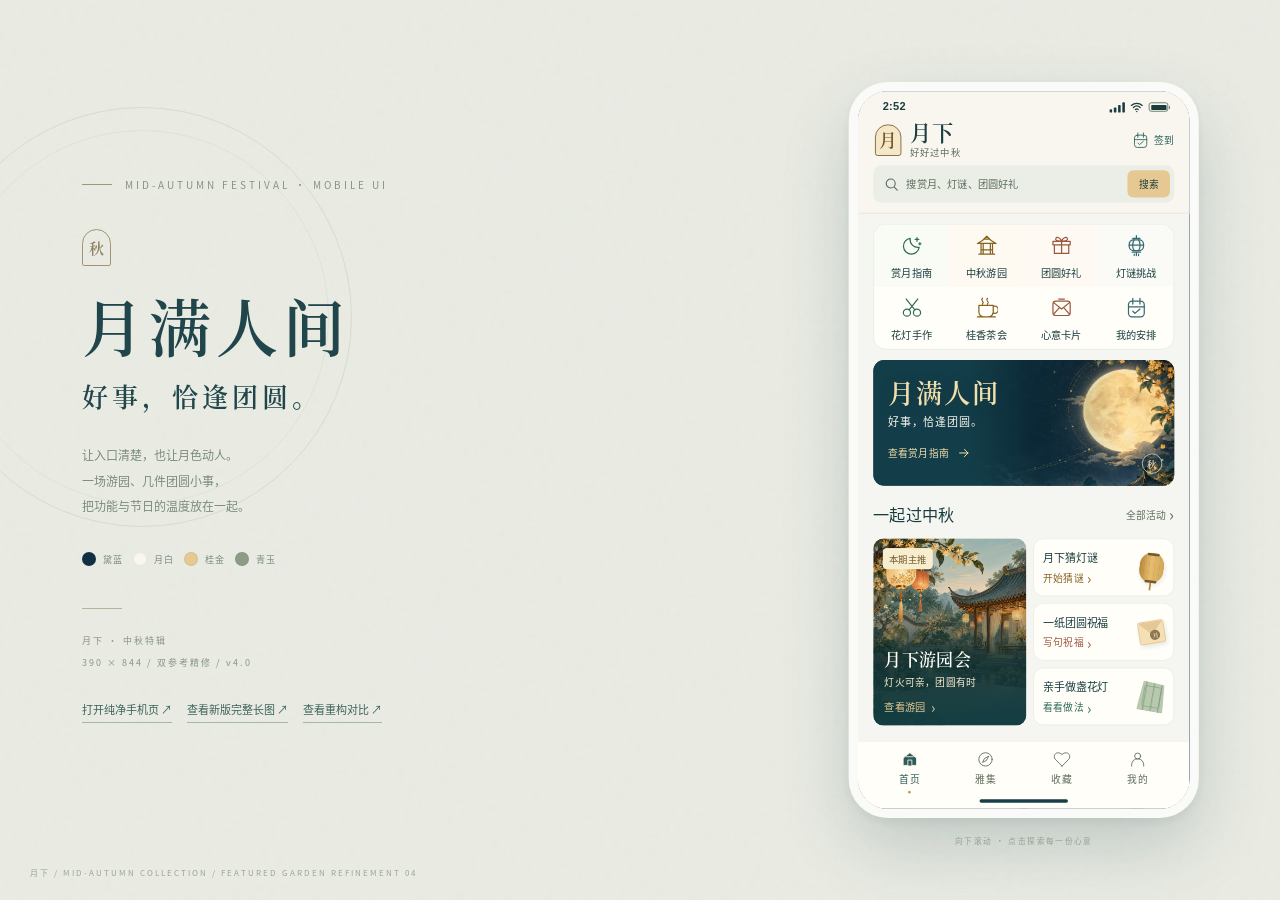
<file: index.html>
<!doctype html>
<html lang="zh-CN"><head><meta charset="utf-8"><meta name="viewport" content="width=device-width,initial-scale=1"><title>月下 · 中秋手机首页设计</title><style>
/* finesse · register=h5 · morph=A-app-shell · A=midnight-jade+moon-gold · B=CJK-serif600/sans400
 * C=moon-scene+editorial-sections+edge-tabbar · D=direct-manipulation-sheet · E=moonlit-silk
 * SOUL=7 SPECTACLE=3 DENSITY=5 · existing identity preserved */
:root {
  --display-tone-001: #eaece4;
  --display-tone-002: #20464b;
  --display-tone-003: #869287;
  --display-tone-004: #9b9979;
  --display-tone-005: #a09472;
  --display-tone-006: #8d815f;
  --display-tone-007: #7b8b7d;
  --display-tone-008: #7a8b7f;
  --display-tone-009: #31564613;
  --display-tone-010: #b5b59c;
  --display-tone-011: #889589;
  --display-tone-012: #3c625c;
  --display-tone-013: #a5b6a2;
  --display-tone-014: #fafbf8;
  --display-tone-015: #f8faf4;
  --display-tone-016: #173a4430;
  --display-tone-017: #304b4412;
  --display-tone-018: #102f43;
  --display-tone-019: #93a08f;
  --display-tone-020: #9ba595;
  --display-tone-021: #d8ddcf;
  --display-tone-022: #e0e4d8;
}

@font-face{font-family:YueSerif;src:url('assets/yue-serif.woff2')}@font-face{font-family:YueSans;src:url('assets/yue-sans.woff2')}*{box-sizing:border-box}body{margin:0;min-height:100vh;background:var(--display-tone-001);color:var(--display-tone-002);font-family:YueSans,'Microsoft YaHei',sans-serif}body:before{content:'';position:fixed;inset:0;pointer-events:none;opacity:.22;background-image:url("data:image/svg+xml,%3Csvg viewBox='0 0 140 140' xmlns='http://www.w3.org/2000/svg'%3E%3Cfilter id='n'%3E%3CfeTurbulence type='fractalNoise' baseFrequency='.9' numOctaves='3' stitchTiles='stitch'/%3E%3C/filter%3E%3Crect width='100%25' height='100%25' opacity='.18' filter='url(%23n)'/%3E%3C/svg%3E")}main{max-width:1260px;min-height:100vh;margin:auto;display:flex;align-items:center;justify-content:space-between;gap:50px;padding:50px 72px}.intro{max-width:460px;position:relative}.meta{font:10px YueSans;letter-spacing:3px;color:var(--display-tone-003);display:flex;align-items:center;gap:13px}.meta:before{content:'';display:block;width:30px;height:1px;background:var(--display-tone-004)}.stamp{font:15px YueSerif;border:1px solid var(--display-tone-005);border-radius:15px 15px 2px 2px;width:29px;height:37px;display:flex;align-items:center;justify-content:center;color:var(--display-tone-006);margin:37px 0 21px}.intro h1{font:62px/1.25 YueSerif;margin:0;letter-spacing:5px;font-weight:400}.intro h2{font:26px/1.7 YueSerif;letter-spacing:4px;font-weight:400;margin:10px 0 24px}.intro p{font:12px/2.1 YueSans;color:var(--display-tone-007);max-width:330px}.swatches{display:flex;gap:10px;margin:34px 0 42px}.swatches span{display:flex;gap:7px;align-items:center;font:9px YueSans;letter-spacing:1px;color:var(--display-tone-008)}.swatches i{width:14px;height:14px;border-radius:50%;background:var(--c);border:1px solid var(--display-tone-009)}.rule{width:40px;height:1px;background:var(--display-tone-010);margin-bottom:21px}.labels{font-size:9px;letter-spacing:2px;color:var(--display-tone-011);line-height:2.4}.actions{display:flex;gap:15px;margin-top:28px}.actions a{font-size:11px;text-decoration:none;color:var(--display-tone-012);padding-bottom:5px;border-bottom:1px solid var(--display-tone-013)}.phone-wrap{position:relative;flex-shrink:0}.phone{width:410px;height:864px;border:10px solid var(--display-tone-014);border-radius:45px;box-shadow:0 0 0 1px var(--display-tone-015),0 35px 80px var(--display-tone-016),0 5px 12px var(--display-tone-017);overflow:hidden;background:var(--display-tone-018);position:relative}.phone iframe{border:0;width:390px;height:844px;display:block}.device-label{position:absolute;bottom:-35px;left:0;right:0;text-align:center;color:var(--display-tone-019);font-size:9px;letter-spacing:2px}.watermark{position:fixed;bottom:22px;left:30px;font:8px YueSans;color:var(--display-tone-020);letter-spacing:2px}.orbit{position:absolute;width:420px;height:420px;border:1px solid var(--display-tone-021);border-radius:50%;left:-150px;top:-70px;z-index:-1}.orbit:after{content:'';position:absolute;inset:22px;border:1px solid var(--display-tone-022);border-radius:50%}@media(max-height:980px) and (min-width:800px){main{padding-top:35px;padding-bottom:35px}.phone-wrap{transform:scale(.85);transform-origin:center right;margin-left:-35px;margin-top:-50px;margin-bottom:-50px}}@media(max-width:800px){main{display:block;padding:36px 20px 70px}.intro{margin:auto;text-align:center}.meta{justify-content:center}.stamp,.rule{margin-left:auto;margin-right:auto}.intro h1{font-size:42px}.intro h2{font-size:21px}.intro p{margin:auto}.swatches,.actions{justify-content:center}.swatches{margin:25px 0}.labels,.orbit{display:none}.phone-wrap{margin:42px auto 0;width:350px;max-width:100%}.phone{transform:scale(.83);transform-origin:top left;margin-bottom:-146px}.watermark{display:none}}@media(max-width:430px){.phone-wrap{width:332px}.phone{transform:scale(.81);margin-bottom:-164px}}
</style></head><body><main><section class="intro"><div class="orbit"></div><div class="meta">MID-AUTUMN FESTIVAL · MOBILE UI</div><div class="stamp">秋</div><h1>月满人间</h1><h2>好事，恰逢团圆。</h2><p>让入口清楚，也让月色动人。<br>一场游园、几件团圆小事，<br>把功能与节日的温度放在一起。</p><div class="swatches"><span><i style="--c:#102f43"></i>黛蓝</span><span><i style="--c:#f8f6ef"></i>月白</span><span><i style="--c:#e6c992"></i>桂金</span><span><i style="--c:#8c9c86"></i>青玉</span></div><div class="rule"></div><div class="labels">月下 · 中秋特辑<br>390 × 844 / 双参考精修 / v4.0</div><div class="actions"><a href="home.html" target="_blank">打开纯净手机页 ↗</a><a href="中秋首页_完整长图_v4.png" target="_blank">查看新版完整长图 ↗</a><a href="compare-v4.html" target="_blank">查看重构对比 ↗</a></div></section><div class="phone-wrap"><div class="phone"><iframe src="home.html" title="月下中秋手机首页可交互原型"></iframe></div><span class="device-label">向下滚动 · 点击探索每一份心意</span></div></main><span class="watermark">月下 / MID-AUTUMN COLLECTION / FEATURED GARDEN REFINEMENT 04</span></body></html>
</file>
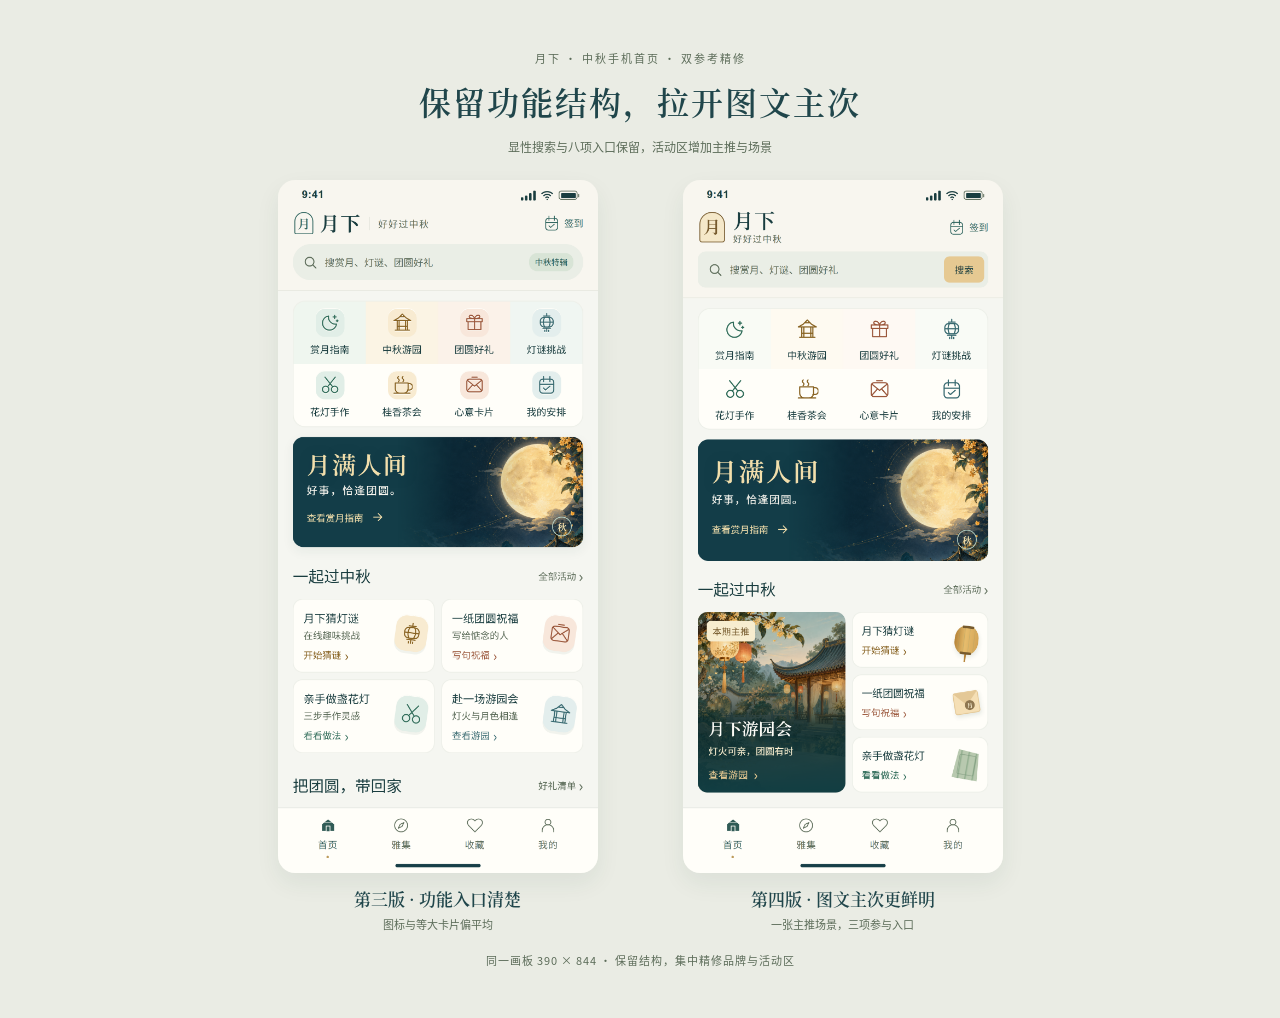
<file: compare-v4.html>
<!doctype html><html lang="zh-CN"><head><meta charset="utf-8"><meta name="viewport" content="width=device-width,initial-scale=1"><title>月下 · 第三版与第四版对照</title><style>
/* finesse · register=h5 · comparison canvas */
:root{--bg:#eaece4;--ink:#20464b;--muted:#5c6c59;--shadow:#23443412}
@font-face{font-family:YueSerif;src:url('assets/yue-serif.woff2')}@font-face{font-family:YueSans;src:url('assets/yue-sans.woff2')}*{box-sizing:border-box}body{margin:0;background:var(--bg);color:var(--ink);font:14px YueSans,'Microsoft YaHei',sans-serif}.wrap{max-width:1180px;margin:auto;padding:39px 30px}.title{text-align:center;margin-bottom:24px}.title p{font-size:11px;letter-spacing:2px;color:var(--muted)}.title h1{font:32px YueSerif;letter-spacing:2px;margin:12px 0}.title span{font-size:12px;color:var(--muted)}.screens{display:flex;justify-content:center;gap:85px}.screen{width:320px}.screen img{display:block;width:100%;border-radius:17px;box-shadow:0 10px 25px var(--shadow)}.screen h2{font:17px YueSerif;text-align:center;margin:13px 0 5px}.screen p{text-align:center;font-size:11px;color:var(--muted);margin:0}.footer{text-align:center;color:var(--muted);font-size:11px;letter-spacing:1px;margin-top:20px}@media(max-width:750px){.screens{gap:20px}.screen{width:44vw}.title h1{font-size:24px}.wrap{padding:25px 15px}}
</style></head><body><div class="wrap"><div class="title"><p>月下 · 中秋手机首页 · 双参考精修</p><h1>保留功能结构，拉开图文主次</h1><span>显性搜索与八项入口保留，活动区增加主推与场景</span></div><div class="screens"><section class="screen"><img src="中秋首页_首屏_v3.png" alt="第三版：等大活动卡"><h2>第三版 · 功能入口清楚</h2><p>图标与等大卡片偏平均</p></section><section class="screen"><img src="中秋首页_首屏_v4.png" alt="第四版：主推场景与大小卡片"><h2>第四版 · 图文主次更鲜明</h2><p>一张主推场景，三项参与入口</p></section></div><p class="footer">同一画板 390 × 844 · 保留结构，集中精修品牌与活动区</p></div></body></html>
</file>
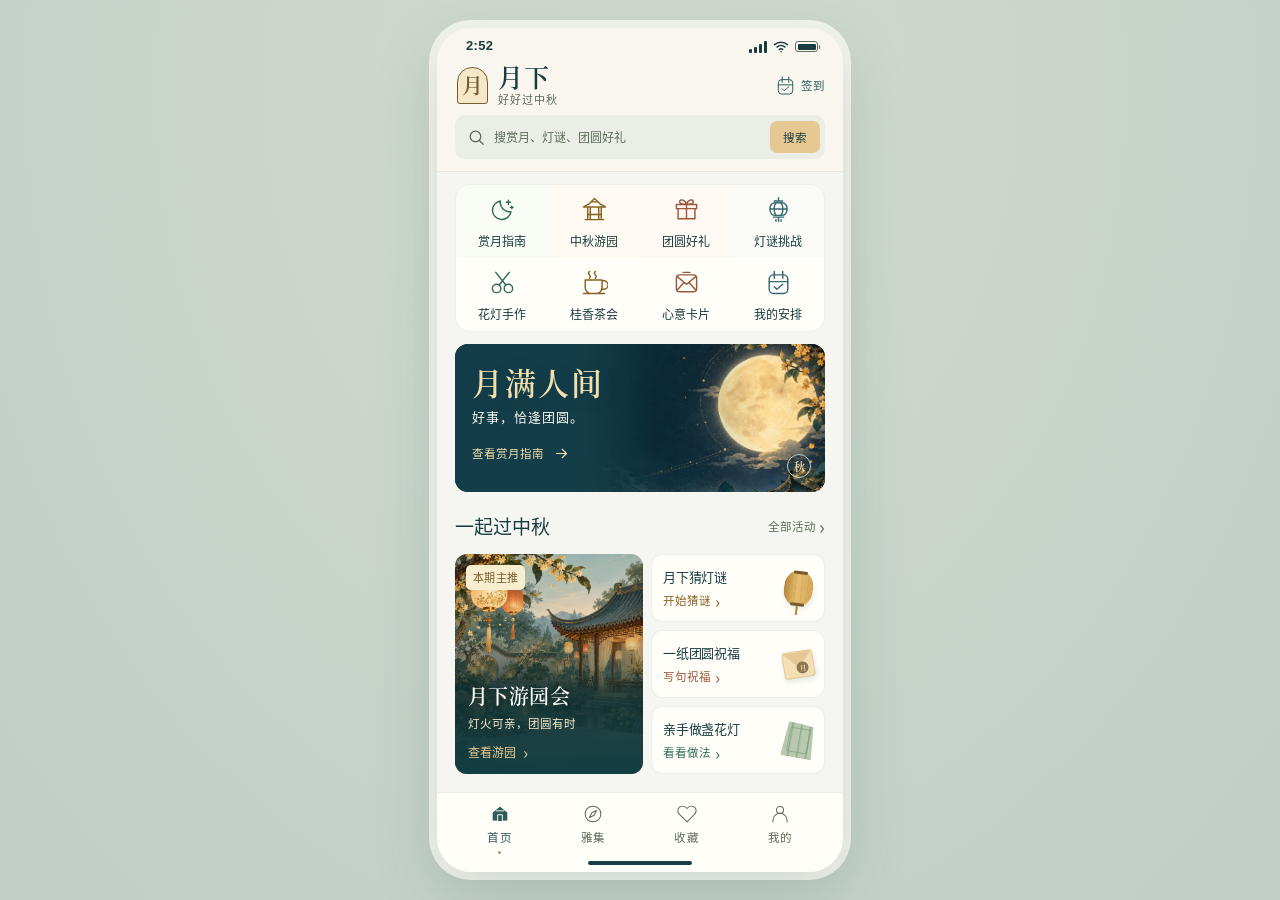
<file: home.html>
<!doctype html>
<html lang="zh-CN"><head><meta charset="utf-8"><meta name="viewport" content="width=device-width,initial-scale=1,viewport-fit=cover"><meta name="theme-color" content="#f8f6ef"><meta name="description" content="月下中秋首页：赏月、游园、灯谜、好礼与团圆寄语。"><title>月下 · 好好过中秋</title>
<!-- /* finesse · register=h5 · morph=A-app-shell · A=jade+moon-gold · B=CJK-sans700/serif600 · C=search+service-matrix+campaign+featured-mosaic · D=sheet-navigation+local-plans · E=moonlit-garden · SOUL=7 SPECTACLE=3 DENSITY=7 */ -->
<link rel="stylesheet" href="style.css"><link rel="stylesheet" href="portal.css"><link rel="stylesheet" href="polish-v4.css"></head><body>
<svg class="sprite" aria-hidden="true" xmlns="http://www.w3.org/2000/svg"><defs>
  <symbol id="i-search" viewBox="0 0 24 24"><circle cx="10.7" cy="10.7" r="6.7"/><path d="m16 16 4.5 4.5"/></symbol>
  <symbol id="i-arrow" viewBox="0 0 24 24"><path d="M5 12h14m-6-6 6 6-6 6"/></symbol>
  <symbol id="i-close" viewBox="0 0 24 24"><path d="m6 6 12 12M6 18 18 6"/></symbol>
  <symbol id="i-moon" viewBox="0 0 32 32"><path d="M26 18.5A11 11 0 0 1 13.5 6 11 11 0 1 0 26 18.5Z"/><path d="M23 5v5m-2.5-2.5h5M27 12v3m-1.5-1.5h3"/></symbol>
  <symbol id="i-gift" viewBox="0 0 32 32"><path d="M6 15h20v12H6zM4 10h24v5H4zM16 10v17"/><path d="M16 10c-7 0-9-1.8-8-4 1.3-3 6.5-1 8 4Zm0 0c7 0 9-1.8 8-4-1.3-3-6.5-1-8 4Z"/></symbol>
  <symbol id="i-lantern" viewBox="0 0 32 32"><path d="M16 2v4m-5 0h10M10 25h12M16 25v5m-3-2v2m6-2v2"/><rect x="6" y="8" width="20" height="15" rx="6"/><path d="M13 8c-3 4-3 11 0 15m6-15c3 4 3 11 0 15M6 15.5h20"/></symbol>
  <symbol id="i-flower" viewBox="0 0 32 32"><path d="M16 13c-6-8-11-4-9 1-6 2-4 8 2 8 1 7 8 7 9 1 6 3 10-3 5-7 5-5 0-10-7-3Z"/><circle cx="16" cy="18" r="2.5"/><path d="m18 24 4 6m0-5 5-1"/></symbol>
  <symbol id="i-home" viewBox="0 0 28 28"><path d="m4 12 10-8 10 8v11H4V12Z"/><path d="M11 23v-8h6v8M9 10h10"/></symbol>
  <symbol id="i-discover" viewBox="0 0 28 28"><circle cx="14" cy="14" r="10"/><path d="m18.5 9.5-3 6-6 3 3-6 6-3Z"/></symbol>
  <symbol id="i-heart" viewBox="0 0 28 28"><path d="M14 24 4.5 14.5C-2 7 8 0 14 7c6-7 16 0 9.5 7.5L14 24Z"/></symbol>
  <symbol id="i-user" viewBox="0 0 28 28"><circle cx="14" cy="9" r="4.5"/><path d="M5 24v-2a9 9 0 0 1 18 0v2"/></symbol>
  <symbol id="i-pin" viewBox="0 0 24 24"><path d="M19 10c0 5-7 11-7 11S5 15 5 10a7 7 0 1 1 14 0Z"/><circle cx="12" cy="10" r="2.5"/></symbol>
  <symbol id="i-check" viewBox="0 0 24 24"><path d="m5 12 4 4L20 6"/></symbol>
  <symbol id="i-star" viewBox="0 0 24 24"><path d="m12 3 2.6 5.4 6 .9-4.3 4.2 1 5.9-5.3-2.8-5.3 2.8 1-5.9-4.3-4.2 6-.9L12 3Z"/></symbol>

<symbol id="i-calendar" viewBox="0 0 32 32"><rect x="5" y="7" width="22" height="22" rx="5"/><path d="M11 3v8m10-8v8M5 15h22m-16 6 3 3 7-6"/></symbol>
<symbol id="i-card" viewBox="0 0 32 32"><rect x="4" y="7" width="24" height="20" rx="4"/><path d="m5 9 11 9L27 9M5 25l8-9m14 9-8-9"/><path d="M12 4h8"/></symbol>
<symbol id="i-craft" viewBox="0 0 32 32"><circle cx="9" cy="23" r="5"/><circle cx="23" cy="23" r="5"/><path d="m12 19 12-15M20 19 8 4m8 10v1"/></symbol>
<symbol id="i-tea" viewBox="0 0 32 32"><path d="M5 13h20v9a7 7 0 0 1-7 7h-6a7 7 0 0 1-7-7v-9Zm20 1h2a5 5 0 0 1 0 10h-3M10 3c-4 4 4 4 0 8m7-8c-4 4 4 4 0 8M3 29h25"/></symbol>
<symbol id="i-pavilion" viewBox="0 0 32 32"><path d="m3 13 7-4 6-6 6 6 7 4H3Zm5 0v14m16-14v14M5 28h22M11 13v14m10-14v14M8 22h16M12 7h8"/></symbol></defs></svg>
<div class="app">
 <div class="app-top">
  <div class="status-bar" aria-hidden="true"><time id="status-time">9:41</time><div class="status-icons"><span class="signal"><i></i><i></i><i></i><i></i></span><svg viewBox="0 0 20 16"><path d="M2 5a12 12 0 0 1 16 0M5 8a7.5 7.5 0 0 1 10 0m-7 3a3 3 0 0 1 4 0"/><circle cx="10" cy="14" r="1" fill="currentColor" stroke="none"/></svg><span class="battery"><i></i></span></div></div>
  <header class="app-header"><a class="brand" href="home.html" aria-label="月下首页"><span class="brand-mark">月</span><span class="brand-word"><strong>月下</strong><small>好好过中秋</small></span></a><button class="checkin-entry" data-sheet="checkin" aria-label="签到"><svg><use href="#i-calendar"/></svg><span id="checkin-label">签到</span></button></header>
  <button class="header-search" data-sheet="search" aria-label="搜索活动与好礼"><svg><use href="#i-search"/></svg><span>搜赏月、灯谜、团圆好礼</span><b>搜索</b></button>
 </div>
 <div class="app-scroll" id="app-scroll" tabindex="-1">
  <main>
   <nav class="quick-entries service-panel" aria-label="中秋快捷入口"><button class="service-item service-jade primary-service" data-sheet="moon" ><span class="entry-icon"><svg><use href="#i-moon"/></svg></span><span>赏月指南</span></button><button class="service-item service-amber primary-service" data-sheet="gathering" ><span class="entry-icon"><svg><use href="#i-pavilion"/></svg></span><span>中秋游园</span></button><button class="service-item service-coral primary-service" data-scroll="gifts" ><span class="entry-icon"><svg><use href="#i-gift"/></svg></span><span>团圆好礼</span></button><button class="service-item service-blue primary-service" data-sheet="riddle" ><span class="entry-icon"><svg><use href="#i-lantern"/></svg></span><span>灯谜挑战</span></button><button class="service-item service-jade" data-sheet="diy" ><span class="entry-icon"><svg><use href="#i-craft"/></svg></span><span>花灯手作</span></button><button class="service-item service-amber" data-sheet="tea-guide" ><span class="entry-icon"><svg><use href="#i-tea"/></svg></span><span>桂香茶会</span></button><button class="service-item service-coral" data-sheet="wish" ><span class="entry-icon"><svg><use href="#i-card"/></svg></span><span>心意卡片</span></button><button class="service-item service-blue" data-sheet="plans" ><span class="entry-icon"><svg><use href="#i-calendar"/></svg></span><span>我的安排</span></button></nav>
   <section class="sky campaign-banner" aria-labelledby="hero-title"><img class="hero-art" src="assets/moon-garden.png" alt="暖月下的中秋山水插画" width="1122" height="1402" fetchpriority="high"><div class="sky-shade"></div><div class="hero"><h1 id="hero-title">月满人间</h1><p class="hero-tagline">好事，恰逢团圆。</p><button class="banner-link" data-sheet="moon">查看赏月指南 <svg><use href="#i-arrow"/></svg></button></div><span class="banner-seal" aria-hidden="true">秋</span></section>
   <section class="content-section events-section" id="events"><div class="section-heading"><h2>一起过中秋</h2><button class="text-button" data-sheet="events">全部活动 <span>›</span></button></div><div class="activity-grid"><button class="activity-tile tile-blue is-featured" data-sheet="gathering" aria-label="查看月下游园会"><img class="featured-image" src="assets/lantern-courtyard-v4.png" alt="" width="1122" height="1402"><span class="feature-tag">本期主推</span><span class="activity-copy"><b>月下游园会</b><small>灯火可亲，团圆有时</small><span class="activity-action">查看游园 <span>›</span></span></span></button><button class="activity-tile mini-riddle tile-amber" data-sheet="riddle" aria-label="开始猜谜"><span class="activity-copy"><b>月下猜灯谜</b><small>在线趣味挑战</small><span class="activity-action">开始猜谜 <span>›</span></span></span><span class="activity-emblem"><i class="card-lantern"><b></b></i><svg><use href="#i-lantern"/></svg></span></button><button class="activity-tile mini-wish tile-coral" data-sheet="wish" aria-label="写句祝福"><span class="activity-copy"><b>一纸团圆祝福</b><small>写给惦念的人</small><span class="activity-action">写句祝福 <span>›</span></span></span><span class="activity-emblem"><i class="card-envelope"><b>月</b></i><svg><use href="#i-card"/></svg></span></button><button class="activity-tile mini-diy tile-jade" data-sheet="diy" aria-label="看看做法"><span class="activity-copy"><b>亲手做盏花灯</b><small>三步手作灵感</small><span class="activity-action">看看做法 <span>›</span></span></span><span class="activity-emblem"><i class="card-paper"><b></b></i><svg><use href="#i-craft"/></svg></span></button></div></section>
   <section class="content-section gifts-section" id="gifts"><div class="section-heading"><h2>把团圆，带回家</h2><button class="text-button" data-sheet="gifts">好礼清单 <span>›</span></button></div><div class="gift-grid">
        <article class="gift-card"><button class="gift-visual gift-one" data-sheet="mooncake" aria-label="查看月满礼盒"><span class="product-tag">中秋心选</span><div class="giftbox" aria-hidden="true"><div class="box-edge"></div><div class="box-top"><span class="box-orbit"></span><b>月满</b><small>花好 · 月圆</small><i></i></div></div><div class="mooncake" aria-hidden="true"><div><span>团圆</span></div></div><span class="visual-shadow"></span></button><div class="gift-info"><button class="gift-name" data-sheet="mooncake">月满 · 团圆礼盒</button><button class="favorite" data-favorite="mooncake" aria-label="收藏月满团圆礼盒" aria-pressed="false"><svg><use href="#i-heart"/></svg></button><p>一口月饼，一份惦念</p><span class="gift-type">节日礼盒 <b>心意之选</b></span></div></article>
        <article class="gift-card"><button class="gift-visual gift-two" data-sheet="tea" aria-label="查看桂月茶礼"><span class="product-tag">以茶会友</span><div class="tea-branch" aria-hidden="true"><i></i><i></i><i></i></div><div class="tea-can" aria-hidden="true"><span></span><b>桂<br>月</b><small>OSMANTHUS</small></div><div class="teacup" aria-hidden="true"><i></i></div><span class="visual-shadow"></span></button><div class="gift-info"><button class="gift-name" data-sheet="tea">桂月 · 秋日茶礼</button><button class="favorite" data-favorite="tea" aria-label="收藏桂月秋日茶礼" aria-pressed="false"><svg><use href="#i-heart"/></svg></button><p>桂香入盏，慢叙家常</p><span class="gift-type">秋日茶礼 <b>温柔相赠</b></span></div></article>
   </div></section>
   <section class="plan-summary"><span class="plan-summary-icon"><svg><use href="#i-calendar"/></svg></span><div><h2>我的中秋安排</h2><p id="plan-summary-copy">选几件喜欢的小事，留给团圆。</p></div><button class="round-arrow" data-sheet="plans" aria-label="查看我的安排"><svg><use href="#i-arrow"/></svg></button></section>
   <footer class="page-footer"><span></span> 月圆 · 人圆 · 事事圆 <span></span><small>月下 · 中秋首页概念设计</small></footer>
  </main>
 </div>
 <nav class="bottom-nav" aria-label="主导航"><button class="active" id="home-tab" aria-current="page"><svg><use href="#i-home"/></svg><span>首页</span><i></i></button><button data-sheet="events" aria-label="雅集"><svg><use href="#i-discover"/></svg><span>雅集</span></button><button data-sheet="favorites" aria-label="收藏"><svg><use href="#i-heart"/></svg><span>收藏</span><b id="favorite-count" class="nav-count" aria-hidden="true" hidden></b></button><button data-sheet="profile" aria-label="我的"><svg><use href="#i-user"/></svg><span>我的</span></button><div class="home-indicator" aria-hidden="true"></div></nav>
</div>
<dialog id="sheet" class="sheet" aria-labelledby="sheet-title"><button class="sheet-grip" aria-label="收起弹层"><span class="sheet-handle" aria-hidden="true"></span></button><div class="sheet-top"><button class="sheet-back icon-button" aria-label="返回上一级" hidden><svg><use href="#i-arrow"/></svg></button><span class="sheet-brand">月下 · 中秋特辑</span><button class="icon-button close-sheet" aria-label="关闭弹层"><svg><use href="#i-close"/></svg></button></div><h2 id="sheet-title"></h2><div id="sheet-content"></div></dialog>
<div class="toast" role="status" aria-live="polite"></div><script src="app.js"></script></body></html>
</file>
<file: style.css>
/* finesse · register=h5 · morph=A-app-shell · A=midnight-jade+moon-gold · B=CJK-serif600/sans400
 * C=moon-scene+editorial-sections+edge-tabbar · D=direct-manipulation-sheet · E=moonlit-silk
 * SOUL=7 SPECTACLE=3 DENSITY=5 · existing identity preserved */
/* refinement consolidated */
:root {
  --illustration-pigment-001: #b58943;
  --illustration-pigment-002: #f8edcd;
  --illustration-pigment-003: rgba(12,40,56,.92);
  --illustration-pigment-004: rgba(13,42,57,.66);
  --illustration-pigment-005: rgba(13,42,57,.04);
  --illustration-pigment-006: rgba(13,46,58,.72);
  --illustration-pigment-007: #f4f2e8;
  --illustration-pigment-008: #dddcc8;
  --illustration-pigment-009: #c4a779;
  --illustration-pigment-010: #e7cf9a;
  --illustration-pigment-011: #668080;
  --illustration-pigment-012: #c2cec8;
  --illustration-pigment-013: #e8e8d8;
  --illustration-pigment-014: #dac394;
  --illustration-pigment-015: #bb9d69;
  --illustration-pigment-016: #17344744;
  --illustration-pigment-017: #d1ddd3;
  --illustration-pigment-018: #173a43;
  --illustration-pigment-019: #041e2530;
  --illustration-pigment-020: #d0d5be;
  --illustration-pigment-021: #b2bcb688;
  --illustration-pigment-022: #e8d3a6;
  --illustration-pigment-023: #fff6;
  --illustration-pigment-024: #e2eae0;
  --illustration-pigment-025: #486b5d;
  --illustration-pigment-026: #f2e4d9;
  --illustration-pigment-027: #a1714a;
  --illustration-pigment-028: #eee6d0;
  --illustration-pigment-029: #96723d;
  --illustration-pigment-030: #e8e4e9;
  --illustration-pigment-031: #837387;
  --illustration-pigment-032: #87918a;
  --illustration-pigment-033: #b49a64;
  --illustration-pigment-034: #71817a;
  --illustration-pigment-035: #e9eddf;
  --illustration-pigment-036: #dfe4d5;
  --illustration-pigment-037: #5e7868;
  --illustration-pigment-038: #b2c1a5;
  --illustration-pigment-039: #70806a;
  --illustration-pigment-040: #3b6555;
  --illustration-pigment-041: #f9f0cc;
  --illustration-pigment-042: #e0e7d6;
  --illustration-pigment-043: #fff7d7;
  --illustration-pigment-044: #f2dca0;
  --illustration-pigment-045: #f8e9b944;
  --illustration-pigment-046: #8e9c7e;
  --illustration-pigment-047: #9c532b00;
  --illustration-pigment-048: #a66b3150;
  --illustration-pigment-049: #b88143;
  --illustration-pigment-050: #e4b969;
  --illustration-pigment-051: #c6944e;
  --illustration-pigment-052: #9b663e33;
  --illustration-pigment-053: #7e6f46;
  --illustration-pigment-054: #947344;
  --illustration-pigment-055: #ad8a4a;
  --illustration-pigment-056: #f8e5ad99;
  --illustration-pigment-057: #afc0a3;
  --illustration-pigment-058: #bac7ad;
  --illustration-pigment-059: #b59b58;
  --illustration-pigment-060: #f6ead9;
  --illustration-pigment-061: #e9dbc7;
  --illustration-pigment-062: #eaf0e5;
  --illustration-pigment-063: #dbe3d6;
  --illustration-pigment-064: #7f735f;
  --illustration-pigment-065: #22535a;
  --illustration-pigment-066: #123740;
  --illustration-pigment-067: #54736b;
  --illustration-pigment-068: #4b473529;
  --illustration-pigment-069: #102f37;
  --illustration-pigment-070: #d6bc84;
  --illustration-pigment-071: #c8b785;
  --illustration-pigment-072: #bca76c66;
  --illustration-pigment-073: #bca76c55;
  --illustration-pigment-074: #f0ddb3;
  --illustration-pigment-075: #bfa169;
  --illustration-pigment-076: #b9803d;
  --illustration-pigment-077: #d09b50;
  --illustration-pigment-078: #9e642f;
  --illustration-pigment-079: #65502b36;
  --illustration-pigment-080: #c18b3d;
  --illustration-pigment-081: #d9ac65;
  --illustration-pigment-082: #c08a43;
  --illustration-pigment-083: #e3bc76;
  --illustration-pigment-084: #b7833c;
  --illustration-pigment-085: #95602b;
  --illustration-pigment-086: #edca8f;
  --illustration-pigment-087: #58634420;
  --illustration-pigment-088: #597267;
  --illustration-pigment-089: #7f9180;
  --illustration-pigment-090: #8c9c86;
  --illustration-pigment-091: #667e6c;
  --illustration-pigment-092: #52614f22;
  --illustration-pigment-093: #7b8b72;
  --illustration-pigment-094: #77846e;
  --illustration-pigment-095: #b2bda1;
  --illustration-pigment-096: #86967a;
  --illustration-pigment-097: #536e5c;
  --illustration-pigment-098: #f0e7c9;
  --illustration-pigment-099: #ded8b8;
  --illustration-pigment-100: #d8d3bd;
  --illustration-pigment-101: #f8f3df;
  --illustration-pigment-102: #eae4cb;
  --illustration-pigment-103: #c9ccb6;
  --illustration-pigment-104: #394e3822;
  --illustration-pigment-105: #f8f1d8;
  --illustration-pigment-106: #eee6ce;
  --illustration-pigment-107: #c2c3a3;
  --illustration-pigment-108: #9d8948;
  --illustration-pigment-109: #bd9d55;
  --illustration-pigment-110: #4f603a88;
  --illustration-pigment-111: #7c8d6d;
  --illustration-pigment-112: #83966d;
  --illustration-pigment-113: #89948a;
  --illustration-pigment-114: #9e6553;
  --illustration-pigment-115: #9e655322;
  --illustration-pigment-116: #879086;
  --illustration-pigment-117: #6d7c70;
  --illustration-pigment-118: #8e7955;
  --illustration-pigment-119: #d9d8cc;
  --illustration-pigment-120: #e8e1d1;
  --illustration-pigment-121: #b5ac8c;
  --illustration-pigment-122: #e8dfc9;
  --illustration-pigment-123: #998760;
  --illustration-pigment-124: #f3ebd7;
  --illustration-pigment-125: #8a8c7c;
  --illustration-pigment-126: #979a8c;
  --illustration-pigment-127: #d6d7c9;
  --illustration-pigment-128: #a8ab9d;
  --illustration-pigment-129: #fbfaf5f7;
  --illustration-pigment-130: #e9e9de;
  --illustration-pigment-131: #253d2903;
  --illustration-pigment-132: #9a9f92;
  --illustration-pigment-133: #305b5610;
  --illustration-pigment-134: #bd9b5b;
  --illustration-pigment-135: #263d3c;
  --illustration-pigment-136: #061c4120;
  --illustration-pigment-137: #062b3b77;
  --illustration-pigment-138: #d6d9cb;
  --illustration-pigment-139: #899482;
  --illustration-pigment-140: #7a8879;
  --illustration-pigment-141: #73816f;
  --illustration-pigment-142: #929784;
  --illustration-pigment-143: #dfdfd1;
  --illustration-pigment-144: #d6dcca;
  --illustration-pigment-145: #9d9a70;
  --illustration-pigment-146: #8c9787;
  --illustration-pigment-147: #eaeedf;
  --illustration-pigment-148: #dce2cf;
  --illustration-pigment-149: #8b966e;
  --illustration-pigment-150: #839078;
  --illustration-pigment-151: #8c977c;
  --illustration-pigment-152: #647b6c;
  --illustration-pigment-153: #e4e8d8;
  --illustration-pigment-154: #9a8c58;
  --illustration-pigment-155: #e8e9da;
  --illustration-pigment-156: #d7dcca;
  --illustration-pigment-157: #859078;
  --illustration-pigment-158: #916d37;
  --illustration-pigment-159: #bec9b6;
  --illustration-pigment-160: #899581;
  --illustration-pigment-161: #eae8d9;
  --illustration-pigment-162: #a0a786;
  --illustration-pigment-163: #163d42ed;
  --illustration-pigment-164: #f6f0da;
  --illustration-pigment-165: #18373622;
  --illustration-pigment-166: #d4bd8977;
  --illustration-pigment-167: #e0c998;
  --illustration-pigment-168: #6f7f70;
  --illustration-pigment-169: #71816e;
  --illustration-pigment-170: #8a704b;
  --illustration-pigment-171: #788473;
  --illustration-pigment-172: #74816b;
  --illustration-pigment-173: #61755f;
  --illustration-pigment-174: #5e735d;
  --illustration-pigment-175: #657862;
  --illustration-pigment-176: #75694e;
  --illustration-pigment-177: #e6e9df;
  --illustration-pigment-178: #263c4110;
  --illustration-pigment-179: #e5e9e1;
  --illustration-pigment-180: #5c7061;
  --illustration-pigment-181: #bcc5b4;
  --illustration-pigment-182: #d2dcd1;
  --illustration-pigment-183: #c0cec5;
  --illustration-pigment-184: #234c4230;
  --illustration-pigment-185: #f4f6ef;
}
@font-face{font-family:YueSans;src:url('assets/yue-sans.woff2') format('woff2');font-weight:100 900;font-display:swap}
@font-face{font-family:YueSerif;src:url('assets/yue-serif.woff2') format('woff2');font-weight:100 900;font-display:swap}
:root{--ink:#173f48;--muted:#74817d;--surface:#f8f6ef;--gold:#e6c992;--serif:YueSerif,'Noto Serif CJK SC','Songti SC',SimSun,serif;--sans:YueSans,'Microsoft YaHei',sans-serif}
*{box-sizing:border-box}html{scroll-behavior:smooth;scroll-padding-top:24px}body{margin:0;background:var(--surface);color:var(--ink);font:14px/1.6 var(--sans);-webkit-font-smoothing:antialiased}button,a,input,textarea{-webkit-tap-highlight-color:transparent}button,input,textarea{font:inherit}button{color:inherit;cursor:pointer}button{border:0;background:none;padding:0}a{color:inherit;text-decoration:none}button:focus-visible,a:focus-visible{outline:2px solid var(--illustration-pigment-001);outline-offset:4px}button:active{transform:translateY(1px)}svg{width:24px;height:24px;fill:none;stroke:currentColor;stroke-width:1.65;stroke-linecap:round;stroke-linejoin:round;flex-shrink:0}h1,h2,h3,p{margin:0}.sprite{position:absolute;width:0;height:0;overflow:hidden}.app{max-width:480px;margin:auto;position:relative;overflow:hidden;background:var(--surface)}
.sky{position:relative;height:427px;background:var(--night);color:var(--illustration-pigment-002);border-radius:0 0 26px 26px;isolation:isolate;overflow:hidden}.hero-art{position:absolute;z-index:-3;inset:43px 0 0;width:100%;height:405px;object-fit:cover;object-position:50% 55%}.sky-shade{position:absolute;inset:0;z-index:-2;background:linear-gradient(90deg,var(--illustration-pigment-003) 0%,var(--illustration-pigment-004) 32%,var(--illustration-pigment-005) 68%),linear-gradient(180deg,var(--night) 6%,transparent 30%,transparent 76%,var(--illustration-pigment-006) 100%)}
.status-bar{height:30px;padding:7px 25px 0 29px;display:flex;align-items:center;justify-content:space-between;font-family:Arial,sans-serif;font-size:13px;font-weight:600;letter-spacing:.3px;color:var(--illustration-pigment-007)}.status-icons{display:flex;gap:6px;align-items:center}.status-icons>svg{width:16px;height:14px;stroke-width:1.9}.signal{height:12px;display:flex;gap:2px;align-items:end}.signal i{width:3px;background:currentColor;border-radius:1px}.signal i:nth-child(1){height:4px}.signal i:nth-child(2){height:6px}.signal i:nth-child(3){height:9px}.signal i:nth-child(4){height:12px}.battery{display:block;width:23px;height:11px;border:1px solid var(--illustration-pigment-008);border-radius:3px;position:relative;padding:1.5px}.battery:after{content:'';position:absolute;right:-3px;top:3px;width:1.5px;height:4px;background:var(--illustration-pigment-008);border-radius:1px}.battery i{display:block;background:currentColor;width:100%;height:100%;border-radius:1px}
.app-header{height:57px;padding:0 19px 0 23px;display:flex;justify-content:space-between;align-items:center}.brand{display:flex;align-items:center;gap:8px;font-family:var(--serif);font-size:24px;letter-spacing:2px}.brand-mark{display:flex;align-items:center;justify-content:center;width:23px;height:27px;border:1px solid var(--illustration-pigment-009);border-radius:12px 12px 2px 2px;font-family:var(--serif);font-size:15px;color:var(--illustration-pigment-010);letter-spacing:0}.brand>b{font:10px var(--sans);letter-spacing:2px;margin-left:4px;padding-left:13px;border-left:1px solid var(--illustration-pigment-011);color:var(--illustration-pigment-012)}.icon-button{width:44px;height:44px;display:inline-flex;align-items:center;justify-content:center}.icon-button svg{width:22px;height:22px}.search-button{color:var(--illustration-pigment-013)}.hero{height:340px;position:relative;padding:20px 25px 0}.hero-copy{position:relative;z-index:1}.eyebrow{color:var(--illustration-pigment-014);font-size:10px;letter-spacing:2.3px;display:flex;align-items:center;gap:5px}.eyebrow>span{display:block;width:14px;height:1px;background:var(--illustration-pigment-015)}h1{font:39px/1.35 var(--serif);letter-spacing:3px;margin-top:13px;text-shadow:0 2px 16px var(--illustration-pigment-016)}.hero-description{font-size:11px;letter-spacing:2px;color:var(--illustration-pigment-017);margin-top:10px}.primary-button{display:inline-flex;align-items:center;justify-content:center;gap:16px;height:43px;background:var(--gold);color:var(--illustration-pigment-018);padding:0 17px;border-radius:5px;font-size:11px;letter-spacing:1px;font-weight:600;margin-top:23px;box-shadow:0 4px 20px var(--illustration-pigment-019)}.primary-button svg{width:19px;height:19px;stroke-width:1.5}.hero-bottom{position:absolute;bottom:23px;left:25px;right:25px;display:flex;justify-content:space-between;align-items:center;font:9px var(--sans);letter-spacing:1.5px;color:var(--illustration-pigment-020)}.slide-dots{display:flex;align-items:center;gap:4px}.slide-dots i{width:4px;height:4px;background:var(--illustration-pigment-021);border-radius:10px}.slide-dots i:first-child{width:15px;background:var(--illustration-pigment-022)}
.quick-entries{display:grid;grid-template-columns:repeat(4,1fr);padding:23px 17px 19px;gap:4px}.quick-entries button{display:flex;flex-direction:column;align-items:center;gap:8px;font-size:11px;white-space:nowrap;min-height:82px;justify-content:center}.entry-icon{display:flex;width:49px;height:49px;align-items:center;justify-content:center;border-radius:17px;position:relative}.entry-icon:after{content:'';position:absolute;inset:4px;border:1px solid var(--illustration-pigment-023);border-radius:13px}.entry-icon svg{width:30px;height:30px;stroke-width:1.3}.jade{background:var(--illustration-pigment-024);color:var(--illustration-pigment-025)}.peach{background:var(--illustration-pigment-026);color:var(--illustration-pigment-027)}.sand{background:var(--illustration-pigment-028);color:var(--illustration-pigment-029)}.lavender{background:var(--illustration-pigment-030);color:var(--illustration-pigment-031)}
.content-section{padding:5px 22px 0;scroll-margin-top:14px}.section-heading{display:flex;justify-content:space-between;gap:5px;align-items:center;margin-bottom:15px}.kicker{font:8px/1.5 var(--sans);letter-spacing:1.5px;color:var(--illustration-pigment-032)}.section-heading h2{font:20px/1.4 var(--serif);letter-spacing:.4px;margin-top:4px;white-space:nowrap}.tiny-star{font-size:20px;color:var(--illustration-pigment-033);margin-left:5px}.text-button{font-size:10px;white-space:nowrap;color:var(--illustration-pigment-034);min-height:44px;margin-top:11px}.text-button>span{margin-left:3px;font-size:18px;vertical-align:-1px}
.event-card{position:relative;text-align:left;width:100%;height:154px;overflow:hidden;border-radius:12px;background:var(--illustration-pigment-035);border:1px solid var(--illustration-pigment-036);isolation:isolate}.event-copy{padding:18px 18px;position:relative;z-index:2}.small-label{font-size:9px;letter-spacing:1px;color:var(--illustration-pigment-037);border-bottom:1px solid var(--illustration-pigment-038);padding-bottom:3px}.event-copy h3{font:25px/1.4 var(--serif);letter-spacing:2px;margin-top:8px}.event-copy p{font-size:9px;color:var(--illustration-pigment-039);margin-top:4px;letter-spacing:1px}.event-cta{display:flex;align-items:center;gap:9px;font-size:10px;margin-top:10px;color:var(--illustration-pigment-040)}.event-cta svg{width:17px;height:17px}.lantern-scene{position:absolute;inset:0 0 0 45%;z-index:0;overflow:hidden;background:radial-gradient(ellipse at 80% 15%,var(--illustration-pigment-041),var(--illustration-pigment-042) 65%,transparent)}.scene-moon{position:absolute;width:90px;height:90px;right:16px;top:15px;border-radius:50%;background:linear-gradient(130deg,var(--illustration-pigment-043),var(--illustration-pigment-044));box-shadow:0 0 25px var(--illustration-pigment-045)}.line{position:absolute;width:1px;background:var(--illustration-pigment-046);top:0}.line-one{right:72px;height:43px}.line-two{right:28px;height:76px}.paper-lantern{position:absolute;background:repeating-linear-gradient(90deg,var(--illustration-pigment-047) 0,var(--illustration-pigment-047) 12%,var(--illustration-pigment-048) 13%,var(--illustration-pigment-047) 15%),linear-gradient(90deg,var(--illustration-pigment-049),var(--illustration-pigment-050) 45%,var(--illustration-pigment-051));border-radius:45%;box-shadow:inset 0 0 8px var(--illustration-pigment-052)}.lantern-one{width:57px;height:71px;right:44px;top:38px;transform:rotate(-7deg)}.lantern-two{width:31px;height:40px;right:13px;top:73px;transform:rotate(8deg)}.paper-lantern:before,.paper-lantern:after{content:'';position:absolute;left:25%;width:50%;height:5px;background:var(--illustration-pigment-053);border-radius:2px}.paper-lantern:before{top:-1px}.paper-lantern:after{bottom:-1px}.paper-lantern i{position:absolute;height:17px;width:1px;background:var(--illustration-pigment-054);left:50%;top:100%}.paper-lantern i:after{content:'';position:absolute;left:-2px;bottom:0;height:9px;width:5px;border-radius:0 0 3px 3px;background:var(--illustration-pigment-055)}.paper-lantern b{position:absolute;left:50%;top:50%;transform:translate(-50%,-50%);height:22px;width:16px;border:1px solid var(--illustration-pigment-056);border-radius:50%}.hill{position:absolute;width:250px;height:85px;background:var(--illustration-pigment-057);border-radius:50%;bottom:-63px;right:-100px;transform:rotate(-15deg)}.hill-two{right:-5px;bottom:-70px;background:var(--illustration-pigment-058);transform:rotate(12deg)}.spark{position:absolute;font-size:18px;color:var(--illustration-pigment-059)}.spark-one{right:116px;top:29px}.spark-two{right:10px;top:16px;font-size:12px}
.gifts-section{padding-top:27px}.gift-grid{display:grid;grid-template-columns:1fr 1fr;gap:13px}.gift-card{min-width:0}.gift-visual{width:100%;height:174px;border-radius:10px;position:relative;isolation:isolate;overflow:hidden;display:block;text-align:left}.gift-one{background:radial-gradient(ellipse at 80% 18%,var(--illustration-pigment-060),var(--illustration-pigment-061))}.gift-two{background:radial-gradient(ellipse at 70% 0%,var(--illustration-pigment-062),var(--illustration-pigment-063))}.product-tag{position:absolute;top:11px;left:11px;font-size:8px;color:var(--illustration-pigment-064);letter-spacing:1px;z-index:3}.giftbox{position:absolute;width:97px;height:104px;left:27px;top:47px;transform:rotate(-13deg) skewY(6deg);z-index:2}.box-top{position:absolute;inset:0;background:linear-gradient(120deg,var(--illustration-pigment-065),var(--illustration-pigment-066));border:1px solid var(--illustration-pigment-067);overflow:hidden;box-shadow:2px 8px 12px var(--illustration-pigment-068)}.box-edge{position:absolute;inset:0;background:var(--illustration-pigment-069);transform:translate(6px,6px)}.box-top>b{position:absolute;top:34px;left:29px;font:19px var(--serif);letter-spacing:5px;color:var(--illustration-pigment-070)}.box-top>small{font:5px var(--serif);position:absolute;bottom:21px;left:27px;letter-spacing:2px;color:var(--illustration-pigment-071)}.box-orbit{width:86px;height:86px;border:1px solid var(--illustration-pigment-072);position:absolute;left:4px;top:6px;border-radius:50%;transform:rotate(25deg)}.box-orbit:after{content:'';position:absolute;inset:9px;border:1px solid var(--illustration-pigment-073);border-radius:50%}.box-top i{position:absolute;width:26px;height:26px;top:7px;right:5px;background:linear-gradient(130deg,var(--illustration-pigment-074),var(--illustration-pigment-075));border-radius:50%;opacity:.85}.mooncake{position:absolute;right:11px;bottom:21px;width:58px;height:58px;background:repeating-conic-gradient(var(--illustration-pigment-076) 0 12deg,var(--illustration-pigment-077) 12deg 24deg);border-radius:50%;z-index:3;padding:5px;box-shadow:1px 5px 0 var(--illustration-pigment-078),2px 8px 10px var(--illustration-pigment-079);transform:rotate(9deg)}.mooncake>div{height:100%;border:2px solid var(--illustration-pigment-080);border-radius:50%;background:radial-gradient(var(--illustration-pigment-081),var(--illustration-pigment-082));display:flex;align-items:center;justify-content:center;box-shadow:inset 0 0 0 2px var(--illustration-pigment-083),inset 0 0 0 4px var(--illustration-pigment-084)}.mooncake span{font:12px var(--serif);color:var(--illustration-pigment-085);text-shadow:0 1px var(--illustration-pigment-086);writing-mode:vertical-rl}.visual-shadow{position:absolute;width:130px;height:15px;background:var(--illustration-pigment-087);filter:blur(6px);border-radius:50%;bottom:16px;left:24px;z-index:0}.tea-can{position:absolute;left:30px;top:46px;width:64px;height:108px;background:linear-gradient(90deg,var(--illustration-pigment-088),var(--illustration-pigment-089) 35%,var(--illustration-pigment-090) 55%,var(--illustration-pigment-091));border-radius:45% 45% 42% 42%/10% 10% 7% 7%;z-index:2;box-shadow:3px 4px 8px var(--illustration-pigment-092);border:1px solid var(--illustration-pigment-093)}.tea-can>span{position:absolute;width:100%;height:13px;top:-1px;border-radius:50%;border:1px solid var(--illustration-pigment-094);background:linear-gradient(var(--illustration-pigment-095),var(--illustration-pigment-096));box-shadow:0 3px 0 var(--illustration-pigment-097)}.tea-can>b{position:absolute;font:17px/1.4 var(--serif);color:var(--illustration-pigment-098);left:22px;top:24px}.tea-can>small{font:4px Arial;letter-spacing:1px;position:absolute;bottom:14px;left:12px;color:var(--illustration-pigment-099)}.teacup{position:absolute;bottom:23px;right:13px;width:51px;height:36px;z-index:3;background:linear-gradient(90deg,var(--illustration-pigment-100),var(--illustration-pigment-101) 40%,var(--illustration-pigment-102) 70%,var(--illustration-pigment-103));border-radius:0 0 45% 45%;box-shadow:2px 4px 5px var(--illustration-pigment-104)}.teacup:before{content:'';position:absolute;width:53px;height:17px;left:-1px;top:-8px;background:var(--illustration-pigment-105);border:2px solid var(--illustration-pigment-106);border-radius:50%;box-shadow:inset 0 0 0 2px var(--illustration-pigment-107)}.teacup i{position:absolute;width:42px;height:10px;top:-4px;left:5px;border-radius:50%;background:linear-gradient(10deg,var(--illustration-pigment-108),var(--illustration-pigment-109));box-shadow:inset 0 0 4px var(--illustration-pigment-110)}.tea-branch{position:absolute;width:60px;height:86px;border-left:1px solid var(--illustration-pigment-111);transform:rotate(32deg);right:9px;top:15px;opacity:.8}.tea-branch>i{position:absolute;width:23px;height:10px;background:var(--illustration-pigment-112);border-radius:0 80% 0 80%;left:0;top:18px;transform:rotate(-20deg)}.tea-branch>i:nth-child(2){top:37px;left:-21px;transform:rotate(150deg)}.tea-branch>i:nth-child(3){top:58px;left:0;transform:rotate(-25deg)}.gift-info{position:relative;padding:11px 0 0}.gift-name{font-size:12px;line-height:1.6;text-align:left;padding-right:22px;min-height:24px}.favorite{position:absolute;right:-6px;top:5px;width:34px;height:34px;display:flex;align-items:center;justify-content:center;color:var(--illustration-pigment-113)}.favorite svg{width:15px;height:15px;stroke-width:1.5}.favorite[aria-pressed=true]{color:var(--illustration-pigment-114)}.favorite[aria-pressed=true] svg{fill:var(--illustration-pigment-115)}.gift-info p{font-size:9px;color:var(--illustration-pigment-116);margin-top:3px}.gift-type{display:block;font-size:8px;color:var(--illustration-pigment-117);margin-top:10px}.gift-type b{font-size:8px;font-weight:400;letter-spacing:.5px;color:var(--illustration-pigment-118);margin-left:5px;padding-left:6px;border-left:1px solid var(--illustration-pigment-119)}
.wish-section{margin:28px 22px 0;padding:21px 12px 21px 17px;display:flex;align-items:center;gap:12px;background:var(--surface-soft);border:1px solid var(--illustration-pigment-120);border-radius:10px}.wish-art{width:40px;height:50px;flex-shrink:0;position:relative;border:1px solid var(--illustration-pigment-121);border-radius:45% 45% 2px 2px;display:flex;align-items:center;justify-content:center;background:var(--illustration-pigment-122);overflow:hidden}.wish-art span{font:25px var(--serif);color:var(--illustration-pigment-123);z-index:1}.wish-art i{position:absolute;width:36px;height:36px;border-radius:50%;background:var(--illustration-pigment-124);top:-14px;left:-13px}.wish-section .kicker{font-size:6px;letter-spacing:.9px}.wish-section h2{font:15px/1.5 var(--serif);margin-top:4px}.wish-section p:not(.kicker){font-size:8px;color:var(--illustration-pigment-125);margin-top:5px}.round-arrow{margin-left:auto;flex-shrink:0;width:35px;height:44px;display:flex;align-items:center;justify-content:center}.round-arrow svg{width:21px;height:21px;stroke-width:1.2}.page-footer{padding:24px 15px 117px;font:9px var(--serif);letter-spacing:2px;text-align:center;color:var(--illustration-pigment-126)}.page-footer>span{display:inline-block;width:23px;height:1px;background:var(--illustration-pigment-127);vertical-align:middle;margin:0 9px}.page-footer small{display:block;font:7px var(--sans);letter-spacing:1px;margin-top:8px;color:var(--illustration-pigment-128)}
.bottom-nav{position:fixed;z-index:10;bottom:0;left:50%;transform:translateX(-50%);width:100%;max-width:480px;height:83px;padding:8px 16px 23px;display:grid;grid-template-columns:repeat(4,1fr);background:var(--illustration-pigment-129);backdrop-filter:blur(14px);border-top:1px solid var(--illustration-pigment-130);box-shadow:0 -5px 20px var(--illustration-pigment-131)}.bottom-nav>button{display:flex;flex-direction:column;align-items:center;justify-content:center;gap:4px;position:relative;color:var(--illustration-pigment-132);font-size:9px;letter-spacing:.7px;min-height:48px}.bottom-nav svg{width:22px;height:22px;stroke-width:1.3}.bottom-nav .active{color:var(--nav-selected)}.bottom-nav .active svg{fill:var(--illustration-pigment-133);stroke-width:1.6}.bottom-nav .active i{position:absolute;width:3px;height:3px;border-radius:50%;background:var(--illustration-pigment-134);bottom:-6px}.home-indicator{position:absolute;bottom:8px;left:calc(50% - 50px);height:4px;width:100px;border-radius:10px;background:var(--illustration-pigment-135)}
.sheet{position:fixed;top:auto;bottom:0;left:0;right:0;width:min(480px,100%);max-width:480px;max-height:85dvh;padding:10px 23px 30px;border:0;border-radius:24px 24px 0 0;background:var(--surface);color:var(--ink);margin:0 auto;box-shadow:0 -12px 60px var(--illustration-pigment-136);overflow-y:auto;overscroll-behavior:contain}.sheet::backdrop{background:var(--illustration-pigment-137);backdrop-filter:blur(4px)}.sheet-handle{width:34px;height:4px;border-radius:3px;background:var(--illustration-pigment-138);margin:0 auto 9px}.sheet-top{display:flex;align-items:center;justify-content:space-between}.sheet-brand{font-size:9px;letter-spacing:2px;color:var(--illustration-pigment-139)}.close-sheet{margin-right:-12px;color:var(--illustration-pigment-140)}.sheet h2{font:27px/1.5 var(--serif);margin:5px 0 16px}.sheet h3{font:18px var(--serif);margin:20px 0 10px}.sheet p{font-size:12px;color:var(--illustration-pigment-141);line-height:1.9}.sheet .sheet-note{font-size:9px;color:var(--illustration-pigment-142);margin-top:20px;border-top:1px solid var(--illustration-pigment-143);padding-top:12px}.sheet .primary-button{margin-top:20px;width:100%;height:46px;letter-spacing:1px}.sheet input,.sheet textarea{width:100%;padding:13px;border:1px solid var(--illustration-pigment-144);background:var(--surface-input);border-radius:7px;color:var(--ink);outline-color:var(--illustration-pigment-145);font-size:13px}.sheet textarea{height:110px;resize:vertical;line-height:1.8}.search-field{position:relative}.search-field input{padding-left:40px}.search-field>svg{position:absolute;top:12px;left:12px;width:20px;height:20px;color:var(--illustration-pigment-146)}.result-list{display:flex;flex-direction:column;gap:9px;margin-top:15px}.result-list>button{display:flex;width:100%;text-align:left;align-items:center;gap:12px;padding:15px;background:var(--illustration-pigment-147);border:1px solid var(--illustration-pigment-148);border-radius:8px;min-height:66px}.result-list>button>svg{width:27px;height:27px;color:var(--illustration-pigment-149)}.result-list strong{display:block;font-size:13px;font-weight:400}.result-list small{display:block;font-size:10px;color:var(--illustration-pigment-150);margin-top:3px}.result-list .arrow{margin-left:auto;font-size:22px;color:var(--illustration-pigment-151)}.sheet ul{padding-left:18px;font-size:12px;color:var(--illustration-pigment-152);line-height:2.1}.detail-art{height:120px;border-radius:10px;background:var(--illustration-pigment-153);overflow:hidden;margin-bottom:16px;padding:22px;display:flex;align-items:center;justify-content:center;gap:22px}.detail-art>svg{width:60px;height:60px;stroke-width:.8;color:var(--illustration-pigment-154)}.detail-art>span{font:27px/1.5 var(--serif);letter-spacing:3px}.riddle-box{background:var(--illustration-pigment-155);border:1px solid var(--illustration-pigment-156);padding:26px 18px;border-radius:12px;text-align:center}.riddle-box .riddle-kind{font-size:9px;letter-spacing:2px;color:var(--illustration-pigment-157)}.riddle-box .riddle-question{font:23px/1.6 var(--serif);color:var(--ink);margin:13px 0}.riddle-answer{color:var(--illustration-pigment-158)!important;margin-top:9px;font-size:14px!important}.secondary-button{border:1px solid var(--illustration-pigment-159);padding:11px 19px;border-radius:6px;font-size:11px;min-height:44px}.riddle-buttons{display:flex;gap:10px;margin-top:17px}.riddle-buttons button{width:50%}.riddle-buttons .primary-button{margin:0}.wish-caption{display:flex;justify-content:space-between;font-size:10px;color:var(--illustration-pigment-160);margin:8px 0 15px}.saved-wish{padding:16px;background:var(--illustration-pigment-161);border-radius:8px;font:17px/1.8 var(--serif);margin-top:16px;white-space:pre-wrap}.sheet label{display:block;font-size:11px;margin:0 0 8px}.empty-state{text-align:center;padding:22px 10px}.empty-state>svg{width:45px;height:45px;color:var(--illustration-pigment-162);stroke-width:1}.empty-state>p{margin-top:12px}.toast{position:fixed;z-index:30;left:50%;bottom:110px;transform:translate(-50%,10px);opacity:0;pointer-events:none;transition:.2s;background:var(--illustration-pigment-163);color:var(--illustration-pigment-164);font-size:11px;border-radius:7px;padding:11px 18px;max-width:320px;width:max-content;text-align:center;box-shadow:0 4px 20px var(--illustration-pigment-165)}.toast.visible{opacity:1;transform:translate(-50%,0)}body.modal-open{overflow:hidden}.design-export .bottom-nav{position:absolute}.design-export .page-footer{padding-bottom:120px}
.quick-entries{padding-top:20px;padding-bottom:14px}.quick-entries button{min-height:78px}.events-section{padding-top:0}.events-section .section-heading{margin-bottom:13px}.event-card{height:148px}.event-copy{padding-top:15px}.favorite{width:44px;height:44px;right:-10px;top:0}.moon-seal{display:flex;align-items:center;justify-content:center;width:22px;height:22px;border:1px solid var(--illustration-pigment-166);border-radius:50%;font:11px var(--serif);color:var(--illustration-pigment-167);letter-spacing:0}.gift-info p{font-size:11px;color:var(--illustration-pigment-168)}.gift-type,.gift-type b{font-size:10px;color:var(--illustration-pigment-169)}.gift-type b{color:var(--illustration-pigment-170)}.bottom-nav>button{font-size:11px;color:var(--illustration-pigment-171)}.bottom-nav .active{color:var(--nav-selected)}.wish-section p:not(.kicker){font-size:11px;color:var(--illustration-pigment-172)}.event-copy p{font-size:11px;color:var(--illustration-pigment-173)}.small-label{font-size:10px;color:var(--illustration-pigment-174)}.text-button{font-size:11px;color:var(--illustration-pigment-175)}.product-tag{font-size:10px;color:var(--illustration-pigment-176)}.hero-bottom{font-size:10px}
@media(min-width:481px){body{background:var(--illustration-pigment-177)}.app{box-shadow:0 0 50px var(--illustration-pigment-178)}.sheet{border-radius:24px 24px 0 0}}
@media(max-width:374px){.hero{padding-left:22px}.hero h1{font-size:37px}.section-heading h2{font-size:18px}.tiny-star{margin-left:3px}.content-section{padding-left:19px;padding-right:19px}.gift-grid{gap:11px}.gift-visual{height:162px}.giftbox{left:19px;top:39px;transform:rotate(-13deg) skewY(6deg) scale(.94)}.mooncake{right:8px;width:54px;height:54px}.tea-can{left:23px;top:39px}.teacup{right:9px}.wish-section{margin-left:19px;margin-right:19px;gap:10px}.wish-section h2{font-size:14px}.text-button{font-size:9px}.gift-name{font-size:11px}}
@media(prefers-reduced-motion:reduce){html{scroll-behavior:auto}*{transition:none!important}}

/* finesse · register=h5 · morph=A-app-shell · A=midnight-jade+moon-gold · B=CJK-serif600/sans400
 * C=moon-scene+editorial-sections+edge-tabbar · D=direct-manipulation-sheet · E=moonlit-silk
 * SOUL=7 SPECTACLE=3 DENSITY=5 · refinement of the existing identity */
:root {
  --surface: #f8f6ef;
  --surface-nav: #fbfaf5;
  --surface-input: #fffdf7;
  --surface-soft: #eeeae0;
  --ink: #173f48;
  --ink-secondary: #5c6c59;
  --ink-placeholder: #6a7567;
  --ink-gold: #74572e;
  --ink-gold-on-dark: #e6c992;
  --night: #102f43;
  --line-soft: #2a51451a;
  --line-focus: #806334;
  --nav-selected: #305b56;
  --sheet-scrim: #082d3c85;
  --safe-top: env(safe-area-inset-top, 0px);
  --safe-bottom: env(safe-area-inset-bottom, 0px);
  --safe-left: env(safe-area-inset-left, 0px);
  --safe-right: env(safe-area-inset-right, 0px);
  --nav-height: 80px;
  --frame-gap: 0px;
  --sheet-radius: 26px;
  --ease-out: cubic-bezier(.22,.72,.25,1);
}
html, body {height:100%;overflow-x:clip;scroll-behavior:auto}
body {overflow:hidden;display:flex;align-items:center;justify-content:center;background:var(--surface)}
button,a {-webkit-tap-highlight-color:transparent;touch-action:manipulation}
button {transition:background-color 160ms ease, opacity 160ms ease, transform 160ms var(--ease-out);white-space:nowrap}
button:active {transform:scale(.97)}
button:focus-visible,a:focus-visible,input:focus-visible,textarea:focus-visible {outline:2px solid var(--line-focus);outline-offset:3px}
button:disabled {cursor:default;opacity:.64;transform:none}
.app {width:100%;height:100%;max-width:480px;margin:0;display:flex;flex-direction:column;overflow:clip;box-shadow:none;background:var(--surface)}
.app-top {flex:none;position:relative;z-index:12;color:var(--surface);background:var(--night);padding-left:var(--safe-left);padding-right:var(--safe-right);box-shadow:0 1px 0 var(--line-soft)}
.status-bar {height:calc(30px + var(--safe-top));padding-top:calc(7px + var(--safe-top));font-size:13px;font-weight:600}
.app-header {height:54px;padding-left:23px;padding-right:18px}
.brand {min-height:44px;font-size:23px;gap:9px}
.brand>b {font-size:11px;letter-spacing:1.5px}
.app-scroll {flex:1;min-height:0;overflow-y:auto;overflow-x:clip;overscroll-behavior-y:contain;scroll-behavior:smooth;scrollbar-width:none;padding:0 var(--safe-right) calc(var(--nav-height) + var(--safe-bottom) + 12px) var(--safe-left);scroll-padding-top:20px;outline:0}
.app-scroll::-webkit-scrollbar {width:0;height:0}
.modal-open .app-scroll {overflow-y:hidden}
.sky {height:335px;border-radius:0 0 24px 24px;flex:none}
.hero-art {inset:-4px 0 0;width:100%;height:405px;object-position:50% 0%}
.hero {height:335px;padding-top:20px}
.hero h1 {font-size:40px;line-height:1.28;letter-spacing:2px;margin-top:15px;overflow-wrap:anywhere;min-width:0;font-weight:600}
.hero-description {font-size:12px;letter-spacing:1.4px;margin-top:13px}
.eyebrow {font-size:11px;letter-spacing:1.7px}
.primary-button {min-height:46px;height:auto;padding-top:10px;padding-bottom:10px;font-size:12px;border-radius:7px;gap:15px;line-height:1.7}
.hero .primary-button {margin-top:21px;min-width:162px}
.hero-bottom {bottom:20px;font-size:11px;letter-spacing:1px}
.quick-entries {padding:21px 17px 14px;gap:3px}
.quick-entries button {font-size:12px;gap:8px;min-height:80px;color:var(--ink)}
.entry-icon {width:49px;height:49px;border-radius:16px}
.entry-icon svg {width:29px;height:29px}
.lavender {background:var(--illustration-pigment-179);color:var(--illustration-pigment-180)}
.content-section {padding-left:22px;padding-right:22px;scroll-margin-top:19px}
.section-heading {min-height:44px;margin-bottom:10px;align-items:center;gap:8px}
.section-heading h2 {font-size:21px;line-height:1.5;margin:0;letter-spacing:.2px;overflow-wrap:anywhere;min-width:0}
.text-button {margin:0;min-height:44px;min-width:54px;display:flex;align-items:center;justify-content:flex-end;font-size:11.5px;color:var(--ink-secondary);gap:3px}
.text-button>span {font-size:19px;margin:0}
.events-section {padding-top:0}
.events-section .section-heading {margin-bottom:10px}
.event-card {height:150px;border-radius:13px;border-color:var(--line-soft)}
.event-copy {padding:17px 18px}
.small-label {font-size:11.5px;color:var(--ink-secondary);border:0;letter-spacing:1px;padding:0}
.event-copy h3 {font-size:26px;letter-spacing:1px;margin-top:5px}
.event-copy p {font-size:11.5px;color:var(--ink-secondary);letter-spacing:.5px;margin-top:4px}
.event-cta {font-size:11.5px;margin-top:11px}
.lantern-scene {mask-image:linear-gradient(90deg,transparent,var(--night) 32%);-webkit-mask-image:linear-gradient(90deg,transparent,var(--night) 32%)}
.gifts-section {padding-top:27px}
.gift-grid {grid-template-columns:repeat(2,minmax(0,1fr));gap:14px}
.gift-visual {height:184px;border-radius:12px}
.product-tag {font-size:11.5px;letter-spacing:.5px;top:11px;left:12px;color:var(--ink-gold)}
.gift-info {padding:7px 0 0}
.gift-name {width:calc(100% - 44px);min-height:44px;padding:0;display:flex;align-items:center;white-space:nowrap;font-size:13px;letter-spacing:-.25px}
.favorite {top:7px;right:0;width:44px;height:44px;color:var(--ink-secondary)}
.favorite svg {width:18px;height:18px}
.gift-info p {font-size:12px;line-height:1.8;color:var(--ink-secondary);margin-top:0}
.gift-type,.gift-type b {font-size:11.5px;color:var(--ink-gold);line-height:1.7}
.gift-type {margin-top:8px}.gift-type b {letter-spacing:0;margin-left:5px;padding-left:6px}
.wish-section {margin-top:26px;padding:21px 12px 21px 16px;gap:12px;border-color:var(--line-soft);border-radius:12px}
.wish-section h2 {font-size:17px;line-height:1.6;margin:0;letter-spacing:0;white-space:nowrap}
.wish-section p:not(.kicker) {font-size:12px;color:var(--ink-secondary);margin-top:5px;line-height:1.8}
.wish-art {width:38px;height:49px}
.round-arrow {width:44px;min-width:44px;height:44px;flex:none}
.page-footer {padding:26px 15px 20px;font-size:11.5px;line-height:1.8;color:var(--ink-secondary);letter-spacing:1px}
.page-footer small {font-size:11px;color:var(--ink-secondary);letter-spacing:.5px;margin-top:7px}
.page-footer>span {width:16px;margin:0 6px}
.bottom-nav {position:absolute;left:0;right:0;bottom:0;transform:none;width:100%;max-width:none;height:calc(var(--nav-height) + var(--safe-bottom));padding:7px calc(16px + var(--safe-right)) calc(23px + var(--safe-bottom)) calc(16px + var(--safe-left));background:var(--surface-nav);border-color:var(--line-soft);box-shadow:none;backdrop-filter:none}
.bottom-nav>button {font-size:11.5px;color:var(--ink-secondary);gap:3px;min-height:48px}
.bottom-nav .active {color:var(--nav-selected)}
.bottom-nav .active svg {fill:var(--nav-selected);stroke:var(--surface-nav);stroke-width:1.2}
.bottom-nav .active i {bottom:-5px}
.home-indicator {bottom:calc(7px + var(--safe-bottom));height:4px;width:104px;left:calc(50% - 52px);background:var(--ink)}
.sheet {padding:0 23px calc(24px + var(--safe-bottom));bottom:var(--frame-gap);max-height:calc(100dvh - var(--frame-gap) * 2 - var(--safe-top) - 25px);border-radius:var(--sheet-radius) var(--sheet-radius) 0 0;background:var(--surface);overscroll-behavior:contain;scrollbar-width:none;transform:translateY(0)}
.sheet::-webkit-scrollbar {width:0}
.sheet::backdrop {background:var(--sheet-scrim);backdrop-filter:blur(3px)}
.sheet-grip {width:100%;height:44px;display:flex;align-items:center;justify-content:center;touch-action:none;cursor:grab;position:relative;background:var(--surface);z-index:2}
.sheet-grip:active {cursor:grabbing;transform:none}
.sheet-handle {display:block;margin:0;width:34px;height:4px;border-radius:3px;background:var(--illustration-pigment-181)}
.sheet-top {margin-top:-8px}
.sheet-brand {font-size:11.5px;color:var(--ink-secondary);letter-spacing:1px}
.sheet h2 {font-size:26px;line-height:1.5;margin-top:2px;margin-bottom:17px}
.sheet p,.sheet ul {font-size:13px;line-height:1.9;color:var(--ink-secondary)}
.sheet .sheet-note {font-size:11.5px;line-height:1.8;color:var(--ink-secondary)}
.sheet input,.sheet textarea {font-size:16px;background:var(--surface-input);min-height:48px;color:var(--ink)}
.sheet input::placeholder,.sheet textarea::placeholder {color:var(--ink-placeholder);opacity:1}
.sheet label {font-size:12px;color:var(--ink-secondary)}
.sheet .primary-button {min-height:48px;height:auto;font-size:13px;line-height:1.8}
.result-list {gap:10px}.result-list small {font-size:12px;color:var(--ink-secondary)}
.result-list strong {font-size:14px;line-height:1.7}
.result-list button {min-width:0}.result-list button>span:not(.arrow) {min-width:0;white-space:normal}
.result-list .arrow {color:var(--ink-secondary)}
.wish-caption {font-size:11.5px;color:var(--ink-secondary)}
.secondary-button {font-size:13px;min-height:48px}
.riddle-box .riddle-kind {font-size:11.5px;color:var(--ink-secondary)}
.riddle-buttons {gap:10px}.riddle-buttons button {flex:1;min-width:0;width:auto;min-height:48px}
.riddle-buttons .primary-button {font-size:12px;padding-left:9px;padding-right:9px}
.toast {bottom:calc(var(--frame-gap) + var(--safe-bottom) + 96px);font-size:12px;line-height:1.7;max-width:calc(min(100vw,406px) - 40px)}
body.design-export {height:auto;display:block;overflow:visible}
.design-export .app {height:auto;overflow:visible}
.design-export .app-scroll {height:auto;overflow:visible;padding-bottom:calc(var(--nav-height) + 22px)}
.design-export .bottom-nav {position:absolute}
.design-export .page-footer {padding-bottom:24px}
@media(min-width:560px) {
  :root {--frame-gap:max(3vh,calc((100vh - 844px) / 2))}
  body {background:radial-gradient(ellipse at 50% 10%,var(--illustration-pigment-182),var(--illustration-pigment-183))}
  .app {width:406px;height:min(844px,94vh);border-radius:34px;box-shadow:0 20px 65px var(--illustration-pigment-184),0 0 0 8px var(--illustration-pigment-185);overflow:hidden}
  .sheet {width:406px;max-width:406px;max-height:calc(min(844px,94vh) - 25px)}
}
@media(max-width:374px) {
  .hero {padding-left:22px;padding-right:22px}.hero h1 {font-size:37px}
  .content-section {padding-left:18px;padding-right:18px}
  .section-heading h2 {font-size:19px}.text-button {font-size:11.5px;min-width:51px}
  .gift-grid {gap:11px}.gift-visual {height:169px}
  .gift-name {font-size:11.5px;letter-spacing:-.4px;width:calc(100% - 44px)}
  .favorite {right:0}.gift-info p {font-size:11.5px;letter-spacing:-.3px}
  .gift-type {font-size:11.5px}.gift-type b {display:none}
  .wish-section {margin-left:18px;margin-right:18px;padding-left:12px;gap:8px}
  .wish-section h2 {font-size:15px;letter-spacing:-.35px}.wish-art {width:30px;height:43px}
  .wish-section p:not(.kicker) {font-size:11.5px}
}
@media(max-height:700px) {.hero {padding-top:16px}.sky,.hero {height:317px}.hero-bottom {bottom:15px}}
@media(prefers-reduced-motion:reduce) {
  *,*::before,*::after {scroll-behavior:auto!important;animation:none!important;transition:none!important}
  .app-scroll {scroll-behavior:auto}.toast {transform:translate(-50%,0)}
}
</file>
<file: portal.css>
/* finesse · register=h5 · morph=A-app-shell · A=jade+moon-gold · B=CJK-sans700/serif600
 * C=search+service-matrix+campaign+participation-grid · D=sheet-navigation+local-plans
 * E=moonlit-festival · SOUL=7 SPECTACLE=3 DENSITY=7 */
:root {
 --portal-bg:#f5f6f1;--portal-card:#fffef9;--portal-line:#2f574215;
 --portal-ink:#193d3f;--portal-muted:#5c6c59;--portal-primary:#28605a;
 --portal-jade:#e1eee7;--portal-jade-ink:#2e6b58;
 --portal-amber:#f8ebd1;--portal-amber-ink:#876120;
 --portal-coral:#f8e7db;--portal-coral-ink:#9b573b;
 --portal-blue:#e3eeed;--portal-blue-ink:#376970;
 --portal-search:#eaeee6;--portal-search-tag:#d8e4d6;
 --portal-cream:#f2dfac;--portal-night:#133d48;--portal-night-light:#b7d3c7;
 --portal-shadow:#234d4210;--portal-form-error:#964a38;
}
.app {background:var(--portal-bg)}
.app-top {background:var(--surface);color:var(--portal-ink);box-shadow:none;border-bottom:1px solid var(--portal-line)}
.status-bar {color:var(--portal-ink)}.battery {border-color:var(--portal-muted)}.battery:after {background:var(--portal-muted)}
.app-header {height:45px;padding:0 18px 0 20px}.brand {font-size:24px;letter-spacing:1px;gap:8px;color:var(--portal-ink)}
.brand-mark {color:var(--portal-primary);border-color:var(--portal-primary);width:23px;height:27px}
.brand>b {font:11.5px var(--sans);letter-spacing:1px;color:var(--portal-muted);border-color:var(--portal-line);padding-left:10px;margin-left:2px}
.checkin-entry {min-width:44px;min-height:44px;display:flex;align-items:center;justify-content:center;gap:5px;color:var(--portal-primary);font-size:11.5px}
.checkin-entry svg {width:21px;height:21px;stroke-width:1.5}
.header-search {width:calc(100% - 36px);min-height:44px;display:flex;align-items:center;gap:8px;margin:3px 18px 12px;padding:0 12px;background:var(--portal-search);border-radius:24px;text-align:left;color:var(--portal-muted);font-size:12px}
.header-search svg {width:19px;height:19px}.header-search b {font-size:10px;font-weight:400;color:var(--portal-primary);margin-left:auto;white-space:nowrap;background:var(--portal-search-tag);padding:3px 7px;border-radius:10px}
.app-scroll {scroll-padding-top:12px;padding-top:0}
.service-panel {margin:12px 18px 0;padding:0;gap:0;grid-template-columns:repeat(4,minmax(0,1fr));border-radius:15px;border:1px solid var(--portal-line);background:var(--portal-card);overflow:hidden}
.service-panel button {height:76px;min-height:76px;gap:5px;padding:7px 3px;font-size:12px;color:var(--portal-ink);position:relative}
.service-panel .primary-service {font-weight:600}.service-panel .primary-service:after {content:'';position:absolute;inset:0;background:var(--category-bg);opacity:.53;z-index:0}
.service-item>span {z-index:1}.service-item .entry-icon {width:35px;height:35px;border-radius:11px;background:var(--category-bg);color:var(--category-ink);box-shadow:inset 0 1px 0 var(--portal-card)}
.service-item .entry-icon:after {display:none}.service-item .entry-icon svg {width:25px;height:25px;stroke-width:1.7;filter:drop-shadow(0 1px 0 var(--portal-card))}
.service-jade {--category-bg:var(--portal-jade);--category-ink:var(--portal-jade-ink)}
.service-amber {--category-bg:var(--portal-amber);--category-ink:var(--portal-amber-ink)}
.service-coral {--category-bg:var(--portal-coral);--category-ink:var(--portal-coral-ink)}
.service-blue {--category-bg:var(--portal-blue);--category-ink:var(--portal-blue-ink)}
.campaign-banner {margin:12px 18px 0;height:134px;border-radius:13px;background:var(--portal-night);box-shadow:0 5px 14px var(--portal-shadow)}
.campaign-banner .hero-art {width:228px;height:285px;inset:-13px -2px auto auto;object-fit:contain;object-position:top right;mask-image:linear-gradient(90deg,transparent,var(--portal-night) 30%);-webkit-mask-image:linear-gradient(90deg,transparent,var(--portal-night) 30%)}
.campaign-banner .sky-shade {background:linear-gradient(90deg,var(--portal-night) 0%,transparent 82%)}
.campaign-banner .hero {height:134px;padding:14px 17px;position:relative;z-index:1}
.campaign-banner h1 {font:29px/1.3 var(--serif);letter-spacing:2px;margin:0;color:var(--portal-cream);width:max-content}
.hero-tagline {font-size:13px;line-height:1.7;letter-spacing:1.5px;color:var(--surface);margin-top:2px}
.banner-link {display:flex;align-items:center;gap:9px;height:44px;min-width:140px;font-size:11.5px;color:var(--portal-cream);margin-top:0;text-align:left}
.banner-link svg {width:17px;height:17px}.banner-seal {position:absolute;right:14px;bottom:13px;border:1px solid var(--portal-night-light);border-radius:50%;color:var(--portal-cream);font:11px/22px var(--serif);width:24px;height:24px;text-align:center}
.content-section {padding-left:18px;padding-right:18px;scroll-margin-top:12px}
.events-section {padding-top:13px}.section-heading {margin-bottom:6px;min-height:44px;align-items:center}
.events-section .section-heading {margin-bottom:6px}.section-heading h2 {font:700 19px/1.5 var(--sans);letter-spacing:0;color:var(--portal-ink);margin:0;white-space:nowrap}
.text-button {font-size:11.5px;color:var(--portal-muted);min-width:56px;min-height:44px}
.activity-grid {display:grid;grid-template-columns:repeat(2,minmax(0,1fr));gap:8px}
.activity-tile {min-height:90px;position:relative;display:flex;align-items:center;padding:11px 12px;text-align:left;border:1px solid var(--portal-line);border-radius:12px;background:var(--portal-card);overflow:hidden}
.activity-copy {min-width:0;position:relative;z-index:1}.activity-copy>b {display:block;font-size:13.5px;line-height:1.6;font-weight:600;color:var(--portal-ink);white-space:nowrap}
.activity-copy>small {display:block;font-size:11.5px;line-height:1.7;color:var(--portal-muted);margin-top:1px;white-space:nowrap}
.activity-action {display:flex;gap:4px;align-items:center;font-size:11.5px;line-height:1.6;color:var(--tile-ink);margin-top:4px}.activity-action>span {font-size:17px;line-height:1}
.activity-emblem {position:absolute;right:8px;top:19px;width:39px;height:44px;display:flex;align-items:center;justify-content:center;background:var(--tile-bg);color:var(--tile-ink);border-radius:13px;transform:rotate(8deg);box-shadow:0 3px 0 var(--portal-shadow),inset 0 1px 0 var(--portal-card)}
.activity-emblem svg {width:28px;height:28px;stroke-width:1.5}.tile-amber {--tile-bg:var(--portal-amber);--tile-ink:var(--portal-amber-ink)}.tile-coral {--tile-bg:var(--portal-coral);--tile-ink:var(--portal-coral-ink)}.tile-jade {--tile-bg:var(--portal-jade);--tile-ink:var(--portal-jade-ink)}.tile-blue {--tile-bg:var(--portal-blue);--tile-ink:var(--portal-blue-ink)}
.gifts-section {padding-top:17px}.gift-grid {gap:12px}.gift-visual {height:177px}.gift-info {padding-top:4px}.gift-name {font-size:13px}.gift-type {margin-top:6px}
.plan-summary {margin:22px 18px 0;padding:14px 10px 14px 13px;display:flex;gap:9px;align-items:center;border-radius:12px;border:1px solid var(--portal-line);background:var(--portal-jade)}
.plan-summary-icon {width:34px;flex:none;color:var(--portal-primary)}.plan-summary-icon svg {width:27px;height:27px}
.plan-summary h2 {font:600 14px/1.6 var(--sans)}.plan-summary p {font-size:11.5px;line-height:1.8;color:var(--portal-muted);margin-top:2px}.plan-summary .round-arrow {margin-left:auto}
.page-footer {padding-top:23px;padding-bottom:16px}.bottom-nav {background:var(--portal-card)}
.bottom-nav button {position:relative}.nav-count {position:absolute;top:0;left:calc(50% + 4px);min-width:14px;height:14px;padding:0 3px;display:flex;align-items:center;justify-content:center;background:var(--portal-primary);color:var(--portal-card);border-radius:8px;font:9px var(--sans);border:1px solid var(--portal-card)}
.nav-count[hidden] {display:none}.bottom-nav .active svg {stroke:var(--portal-card)}
.sheet-back[hidden] {display:none}.sheet-back {margin-left:-12px}.sheet-back svg {transform:rotate(180deg);width:20px;height:20px}.sheet-top .sheet-brand {margin-right:auto}.sheet-top {gap:6px}
.sheet .detail-actions {display:flex;gap:9px;margin-top:20px}.detail-actions button {margin-top:0!important;min-height:48px;flex:1;min-width:0;font-size:12px!important;gap:8px;padding-left:10px;padding-right:10px}
.sheet .outline-button {border:1px solid var(--portal-line);border-radius:7px;background:var(--portal-card);display:flex;justify-content:center;align-items:center;color:var(--portal-primary)}
.outline-button[aria-pressed=true] svg {fill:var(--portal-jade);color:var(--portal-primary)}.detail-actions svg {width:19px;height:19px}
.sheet .sheet-back-label {font-size:11.5px}.guide-steps {margin-top:16px}.guide-steps details {border:1px solid var(--portal-line);border-radius:9px;padding:0 13px;background:var(--portal-card);margin-bottom:9px}
.guide-steps summary {min-height:48px;cursor:pointer;display:flex;align-items:center;font-size:13px;color:var(--portal-ink)}.guide-steps details p {padding:0 0 15px}
.plan-list {display:flex;flex-direction:column;gap:9px;margin-top:15px}.plan-row {display:flex;align-items:center;background:var(--portal-card);border:1px solid var(--portal-line);border-radius:9px;padding:8px}
.plan-row .plan-open {flex:1;min-width:0;min-height:52px;display:flex;gap:9px;align-items:center;text-align:left}.plan-open>span {min-width:0}.plan-open strong {display:block;font-size:13px;font-weight:400}.plan-open small {font-size:11.5px;color:var(--portal-muted)}.plan-row .remove-plan {min-width:44px;min-height:44px;font-size:11.5px;color:var(--portal-muted)}
.profile-counts {display:flex;gap:10px;margin:18px 0}.profile-counts button {flex:1;min-height:76px;background:var(--portal-jade);border-radius:9px;font-size:12px;display:flex;flex-direction:column;align-items:center;justify-content:center;gap:3px}.profile-counts b {font-size:23px;font-weight:500}.form-error {color:var(--portal-form-error)!important;font-size:12px!important;margin-top:7px}
@media(max-width:374px) {
 .app-header {padding-left:18px}.brand {font-size:22px}.brand>b {font-size:11px;letter-spacing:0}
 .header-search {font-size:11.5px;gap:6px;padding:0 10px}.header-search b {font-size:9.5px;padding:3px 5px}
 .service-panel {margin-left:14px;margin-right:14px}.service-panel button {font-size:11.5px;height:74px;min-height:74px}
 .campaign-banner {margin-left:14px;margin-right:14px}.campaign-banner .hero-art {right:-12px}.campaign-banner h1 {font-size:27px}
 .content-section {padding-left:14px;padding-right:14px}.section-heading h2 {font-size:18px}
 .activity-tile {padding-left:10px;padding-right:8px;min-height:88px}.activity-copy>b {font-size:12px}.activity-copy>small {font-size:11px}.activity-emblem {width:31px;height:38px;right:7px;top:22px}.activity-emblem svg {width:23px;height:23px}.activity-action {font-size:11px}
 .gift-visual {height:162px}.gift-name {font-size:11.5px;letter-spacing:-.5px}.gift-info p {font-size:11.5px}
 .plan-summary {margin-left:14px;margin-right:14px}.plan-summary p {font-size:11px}
}
@media(prefers-reduced-motion:reduce) {.activity-emblem {transform:none}}
</file>
<file: polish-v4.css>
/* finesse · register=h5 · morph=A-app-shell · A=jade+moon-gold · B=CJK-sans700/serif600
 * C=search+service-matrix+campaign+featured-mosaic · D=sheet-navigation+local-plans
 * E=moonlit-garden · SOUL=7 SPECTACLE=3 DENSITY=7 */
:root {
 --v4-card:#fffef9;--v4-ivory:#f7edcf;--v4-ink:#193d3f;--v4-muted:#5c6c59;
 --v4-gold:#e6c992;--v4-gold-ink:#765a2d;--v4-line:#2f574216;
 --v4-dark:#123e43;--v4-scrim-mid:rgba(12,44,46,.84);--v4-scrim-soft:rgba(12,44,46,.06);
 --v4-pale-gold:#f5e8c9;--v4-pale-jade:#e5ede3;--v4-coral:#bd7957;
 --v4-envelope:#f5dfb5;--v4-envelope-fold:#e4c896;--v4-stamp:#8e7650;
 --v4-lantern-light:#e7bd6d;--v4-lantern-mid:#d4a557;--v4-lantern-shade:#b68439;
 --v4-paper-light:#b8c9af;--v4-paper-mid:#8eac8c;--v4-paper-shade:#718f73;
 --v4-shadow:#234d421c;--v4-paper-line:#718f7340;--v4-panel:#f6f7f2;
}
.app-header {height:54px;align-items:center}
.brand {gap:10px;letter-spacing:0}
.brand-mark {width:31px;height:37px;font-size:21px;border-color:var(--v4-gold-ink);color:var(--v4-gold-ink);border-radius:15px 15px 3px 3px;background:var(--v4-pale-gold)}
.brand-word {display:flex;flex-direction:column;align-items:flex-start;gap:0}
.brand-word strong {font:600 25px/1.13 var(--serif);letter-spacing:1px;color:var(--v4-ink)}
.brand-word small {font:11px/1.7 var(--sans);letter-spacing:1px;color:var(--v4-muted)}
.header-search {border-radius:10px;padding-right:5px;background:var(--portal-search);min-height:44px}
.header-search b {font-size:11.5px;padding:7px 13px;border-radius:7px;background:var(--v4-gold);color:var(--v4-ink)}
.service-panel {border-color:var(--v4-line);background:var(--v4-card)}
.service-panel .primary-service:after {opacity:.2}
.service-item .entry-icon {box-shadow:none;background:transparent}
.service-panel button {height:73px;min-height:73px;gap:4px}
.service-item .entry-icon svg {width:27px;height:27px;filter:none}
.campaign-banner {height:148px;box-shadow:none;border-radius:13px}
.campaign-banner .hero {height:148px;padding-top:18px}
.campaign-banner h1 {font-size:31px;letter-spacing:2px}
.campaign-banner .hero-art {width:245px;height:306px;inset:-12px -3px auto auto}
.hero-tagline {font-size:13px;margin-top:4px;letter-spacing:1px}
.banner-link {margin-top:3px}.banner-seal {bottom:14px}
.events-section {padding-top:12px}
.activity-grid {grid-template-columns:1.08fr 1fr;grid-template-rows:68px 68px 68px;gap:8px;align-items:stretch}
.activity-tile {min-height:0;height:auto;border-color:var(--v4-line);border-radius:12px;box-shadow:none;padding:10px 11px;background:var(--v4-card)}
.activity-tile.is-featured {grid-column:1;grid-row:1/4;display:block;background:var(--v4-pale-jade);isolation:isolate;padding:0;border:0}
.featured-image {position:absolute;inset:0;width:100%;height:100%;object-fit:cover;object-position:50% 45%;z-index:-2}
.is-featured:after {content:'';position:absolute;inset:0;z-index:-1;background:linear-gradient(180deg,transparent 28%,var(--v4-scrim-soft) 40%,var(--v4-scrim-mid) 62%,var(--v4-dark) 100%)}
.feature-tag {position:absolute;top:11px;left:11px;border-radius:5px;padding:3px 7px;background:var(--v4-ivory);color:var(--v4-gold-ink);font:11px/1.7 var(--sans);letter-spacing:.3px}
.is-featured .activity-copy {position:absolute;left:13px;right:12px;bottom:13px;color:var(--v4-card)}
.is-featured .activity-copy>b {font:600 20px/1.5 var(--serif);letter-spacing:.4px;color:var(--v4-card)}
.is-featured .activity-copy>small {display:block;color:var(--v4-ivory);font-size:11.5px;margin-top:3px;letter-spacing:0}
.is-featured .activity-action {font-size:12px;color:var(--v4-gold);margin-top:8px;gap:7px}
.activity-tile:not(.is-featured) {grid-column:2;position:relative}
.mini-riddle {grid-row:1}.mini-wish {grid-row:2}.mini-diy {grid-row:3}
.activity-tile:not(.is-featured) .activity-copy>b {font-size:13px;line-height:1.5;letter-spacing:-.2px}
.activity-tile:not(.is-featured) .activity-copy>small {display:none}
.activity-tile:not(.is-featured) .activity-action {font-size:11.5px;margin-top:5px;line-height:1.5}
.activity-emblem {background:transparent;box-shadow:none;right:10px;top:12px;width:31px;height:43px;border-radius:0;transform:none;overflow:visible}
.activity-emblem>svg {display:none}
.card-lantern {display:block;position:relative;width:29px;height:35px;border-radius:45%;background:repeating-linear-gradient(90deg,transparent 0,transparent 17%,var(--v4-paper-line) 18%,transparent 21%),linear-gradient(90deg,var(--v4-lantern-shade),var(--v4-lantern-light) 45%,var(--v4-lantern-mid));transform:rotate(7deg);box-shadow:1px 3px 5px var(--v4-shadow)}
.card-lantern:before,.card-lantern:after {content:'';position:absolute;width:14px;height:3px;left:8px;background:var(--v4-gold-ink);border-radius:1px}
.card-lantern:before {top:0}.card-lantern:after {bottom:0}.card-lantern>b {position:absolute;width:2px;height:9px;left:14px;top:35px;background:var(--v4-lantern-shade)}
.card-envelope {display:block;width:33px;height:27px;background:var(--v4-envelope);border:1px solid var(--v4-envelope-fold);border-radius:3px;position:relative;transform:rotate(-9deg);box-shadow:1px 3px 5px var(--v4-shadow)}
.card-envelope:before {content:'';position:absolute;inset:0;clip-path:polygon(0 0,100% 0,50% 62%);background:var(--v4-envelope-fold)}
.card-envelope b {position:absolute;left:12px;top:10px;width:12px;height:12px;border-radius:50%;background:var(--v4-stamp);color:var(--v4-ivory);font:7px/12px var(--serif);text-align:center;font-weight:400}
.card-paper {display:block;position:relative;width:32px;height:35px;background:repeating-linear-gradient(90deg,var(--v4-paper-light) 0,var(--v4-paper-light) 6px,var(--v4-paper-mid) 7px,var(--v4-paper-light) 9px);clip-path:polygon(10% 0,90% 5%,100% 100%,0 100%);transform:rotate(10deg);box-shadow:1px 3px 5px var(--v4-shadow)}
.card-paper b {position:absolute;inset:5px;border:1px solid var(--v4-paper-shade);border-radius:2px;opacity:.5}
.gifts-section {padding-top:17px}
@media(max-width:374px) {
 .app-header {height:54px}.brand-word strong {font-size:24px}.brand-word small {font-size:11px}
 .header-search b {font-size:11.5px;padding:7px 11px}.header-search {padding-right:5px}
 .service-panel button {height:71px;min-height:71px}
 .campaign-banner h1 {font-size:29px}.campaign-banner .hero-art {right:-13px}
 .activity-grid {grid-template-columns:1.04fr 1fr;grid-template-rows:68px 68px 68px}
 .activity-tile:not(.is-featured) {padding-left:9px;padding-right:8px}
 .activity-tile:not(.is-featured) .activity-copy>b {font-size:11.5px;letter-spacing:-.3px}
 .activity-emblem {right:7px;width:25px;transform:scale(.85);transform-origin:center right}
 .is-featured .activity-copy {left:11px;right:9px}.is-featured .activity-copy>b {font-size:18px}.is-featured .activity-copy>small {font-size:11px}
 .is-featured .activity-action {font-size:11.5px}
}
@media(prefers-reduced-motion:reduce) {.activity-emblem {transform:none}.card-lantern,.card-envelope,.card-paper {transform:none}}
</file>
